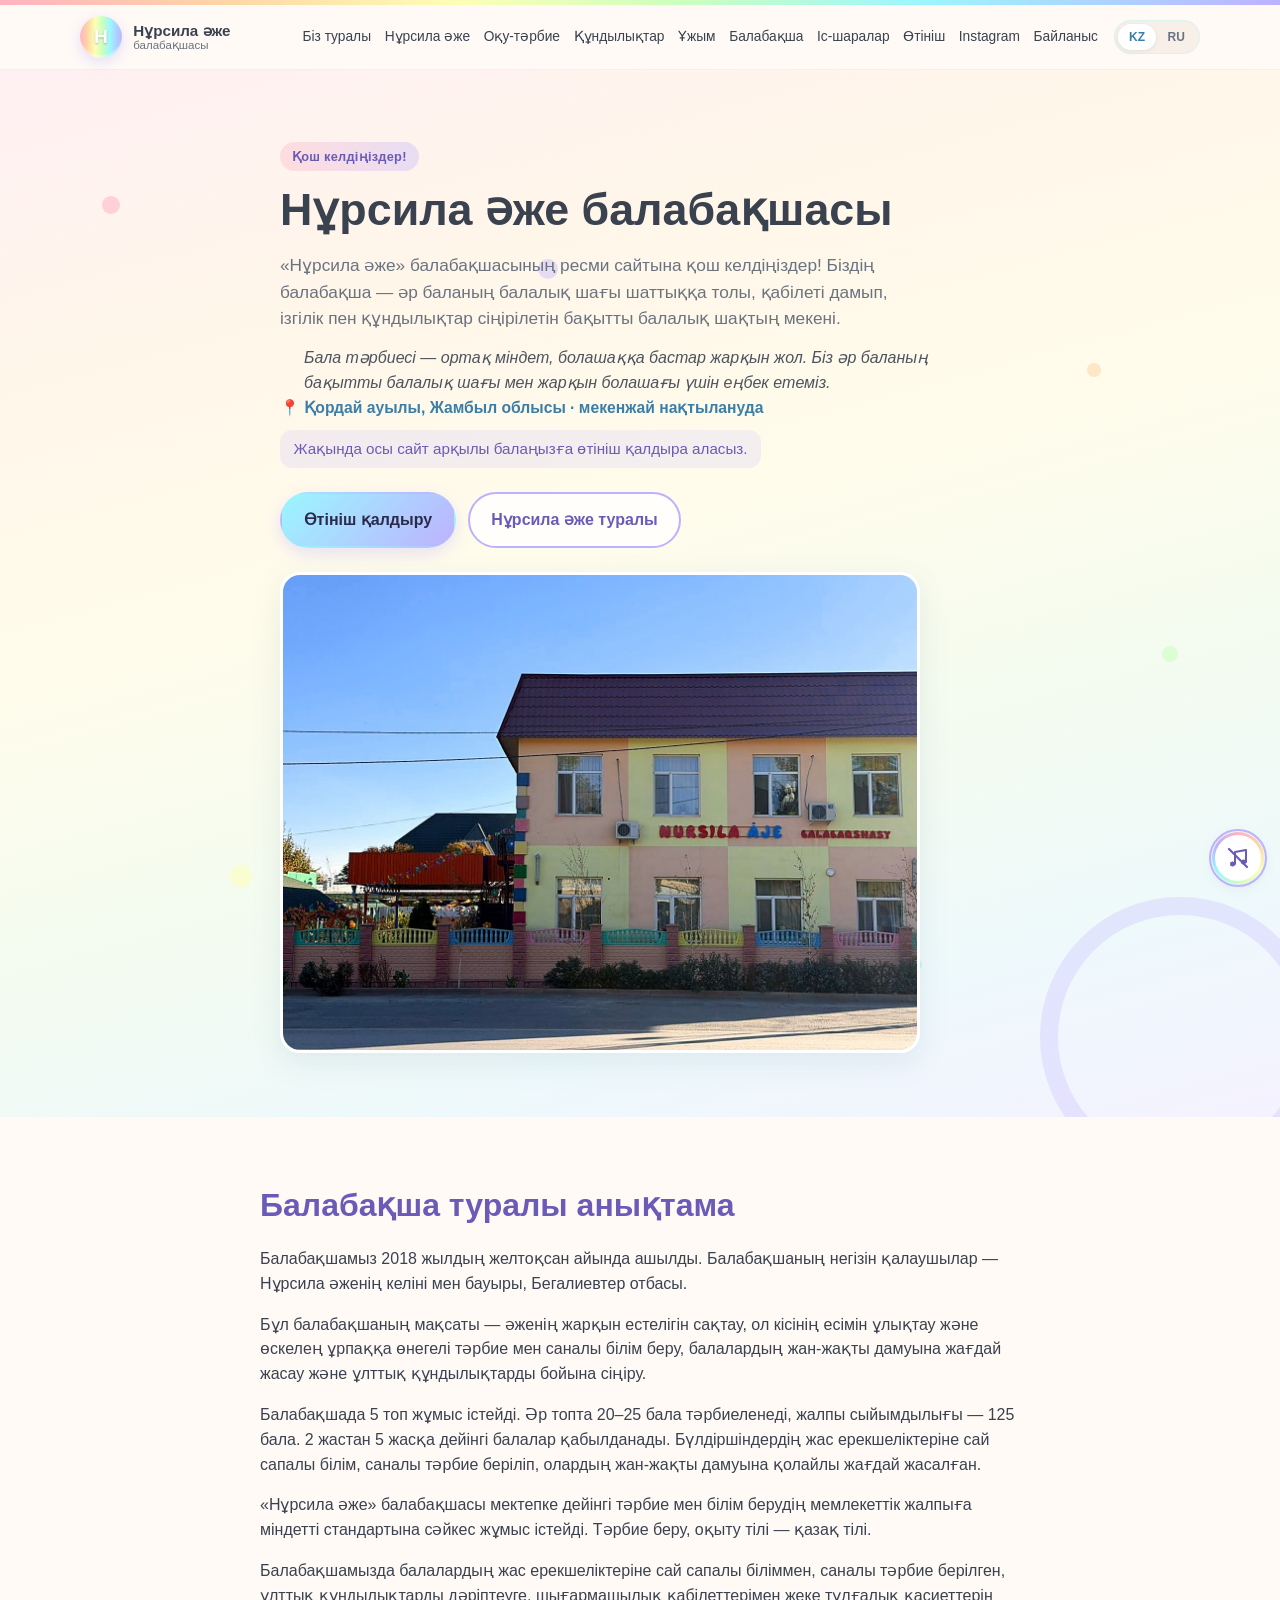
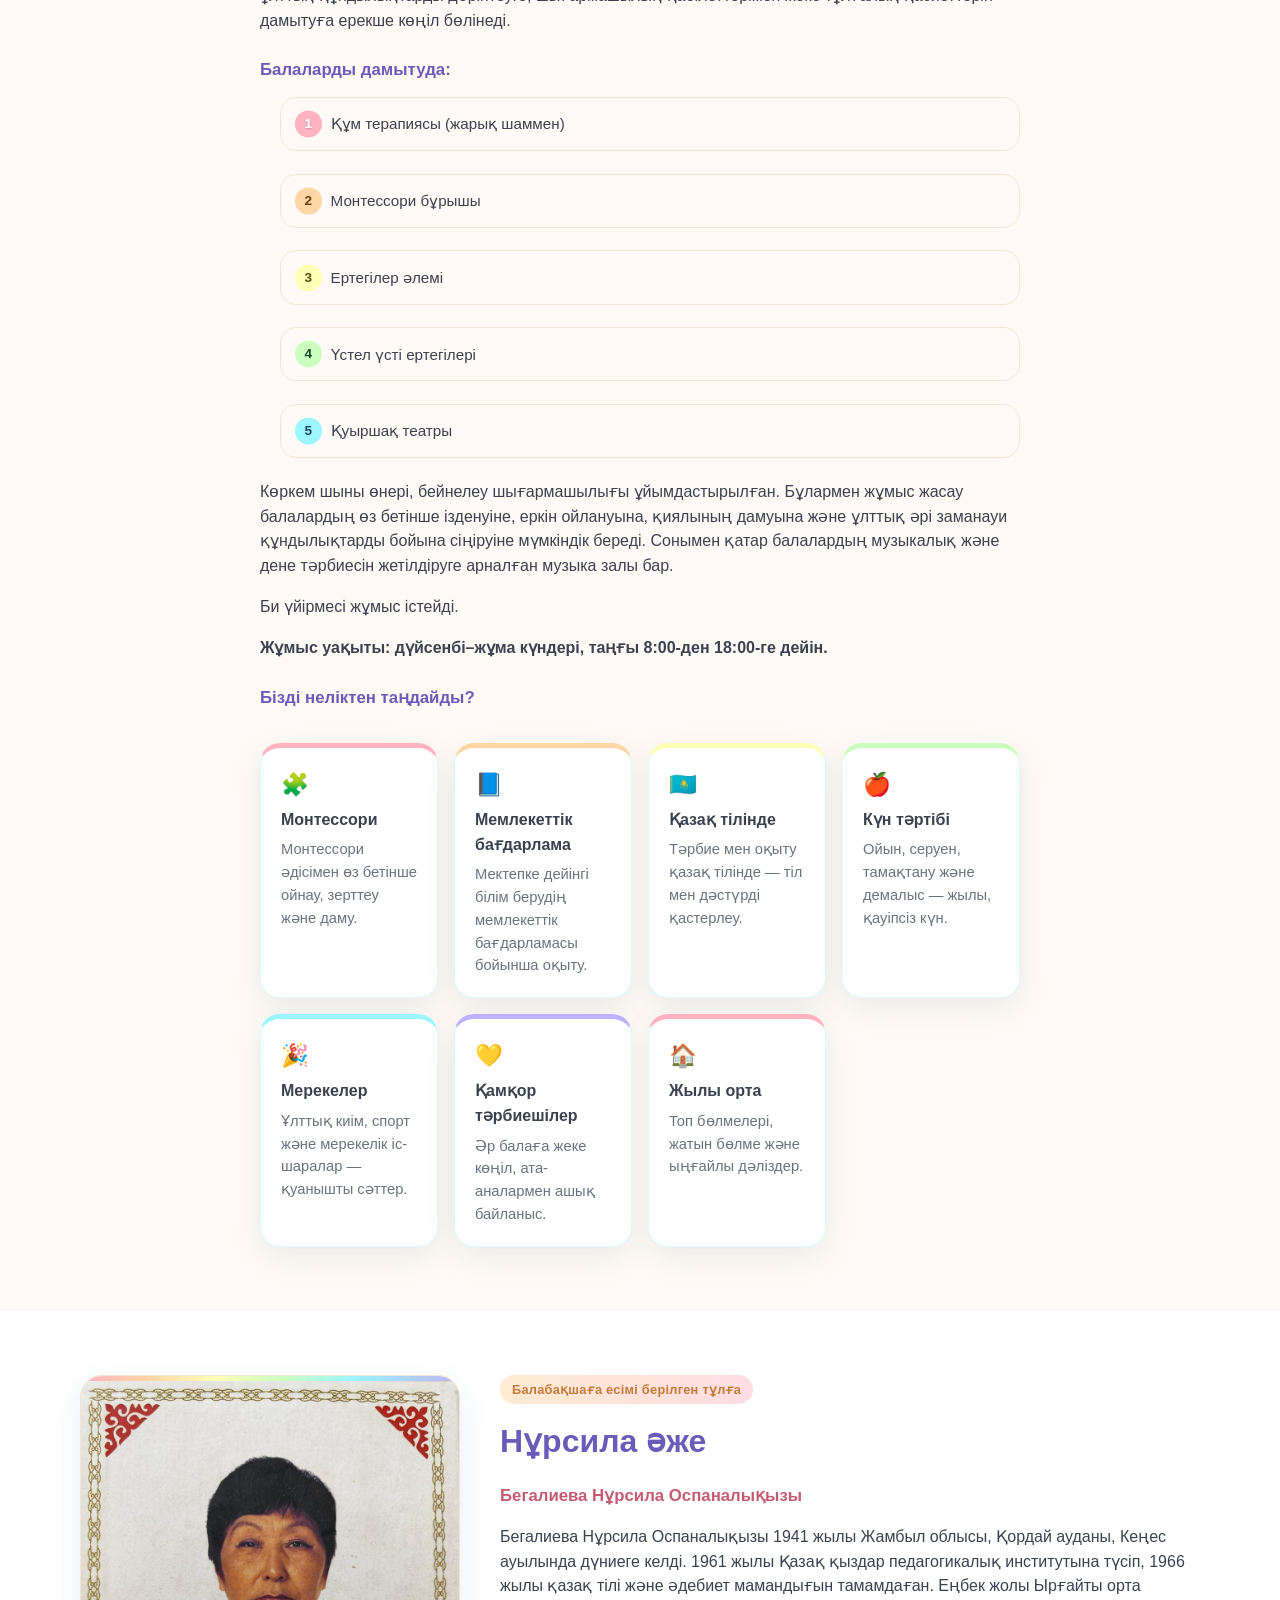
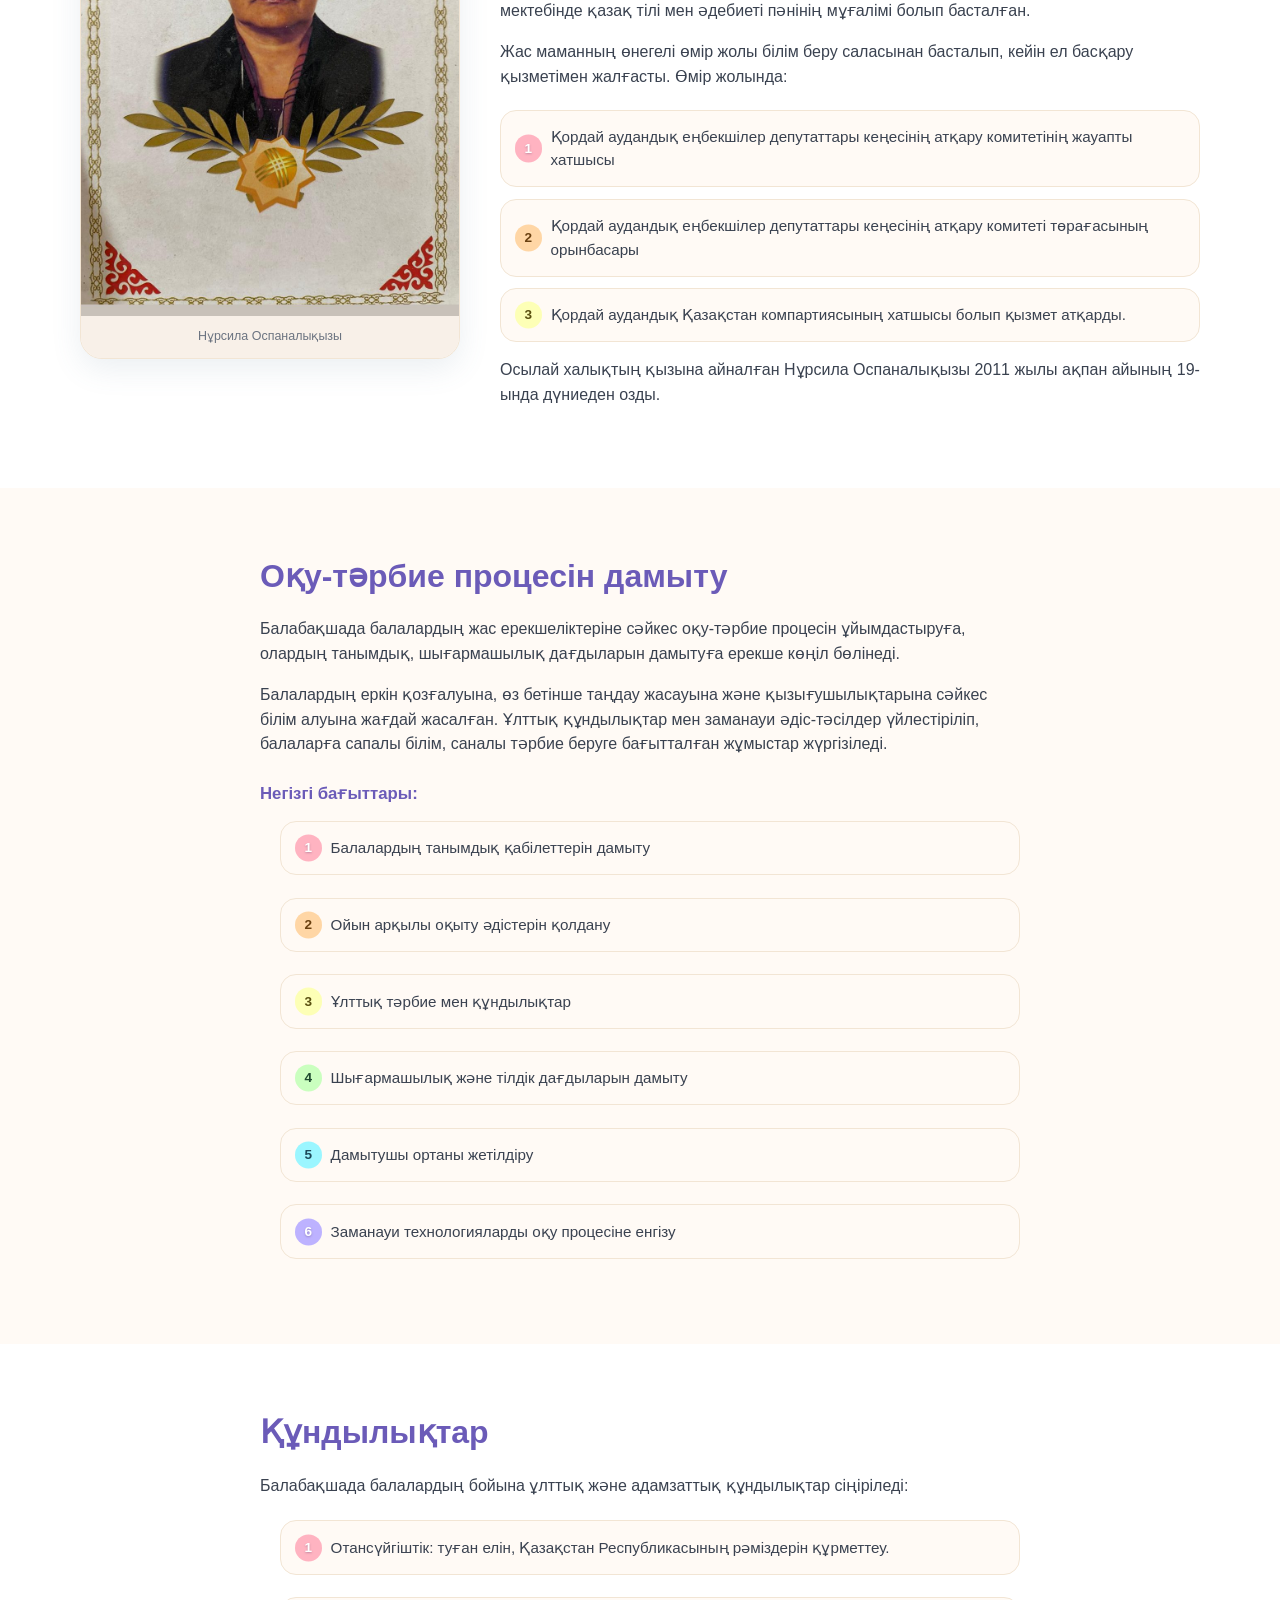
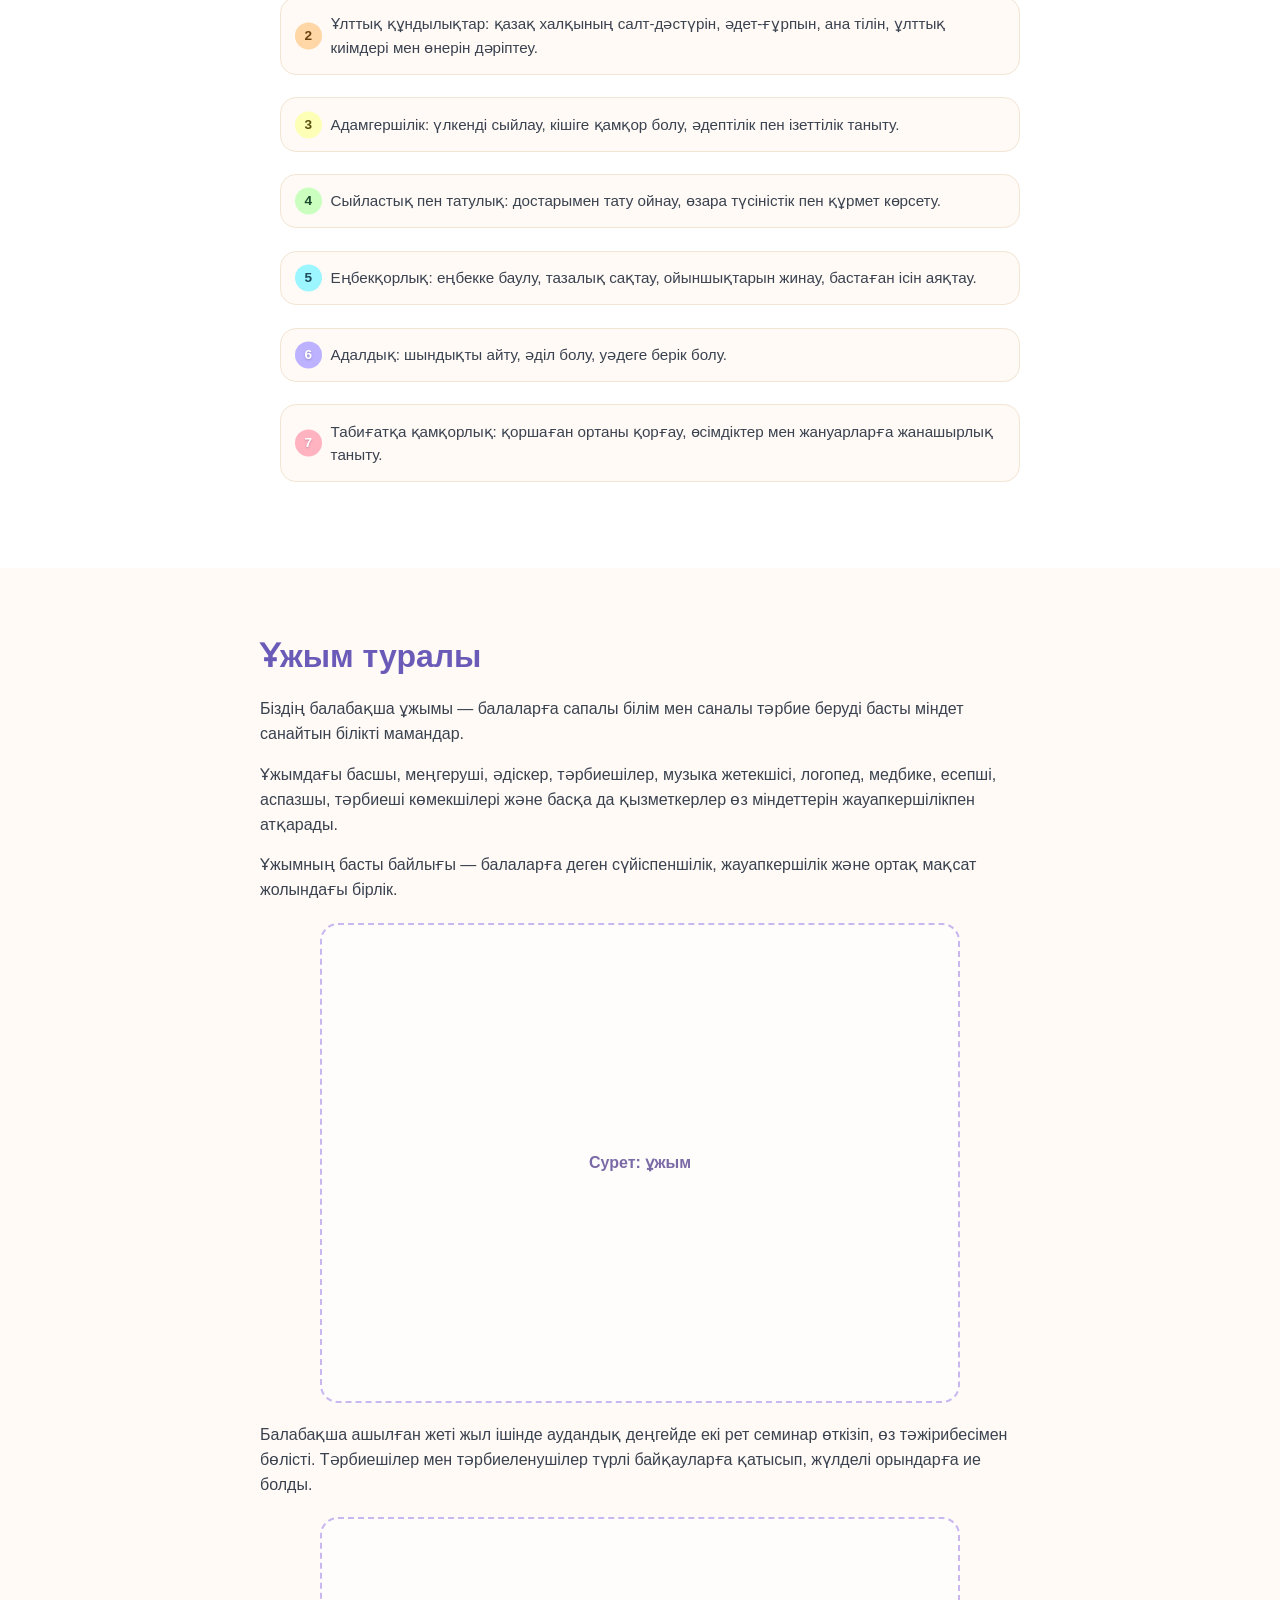
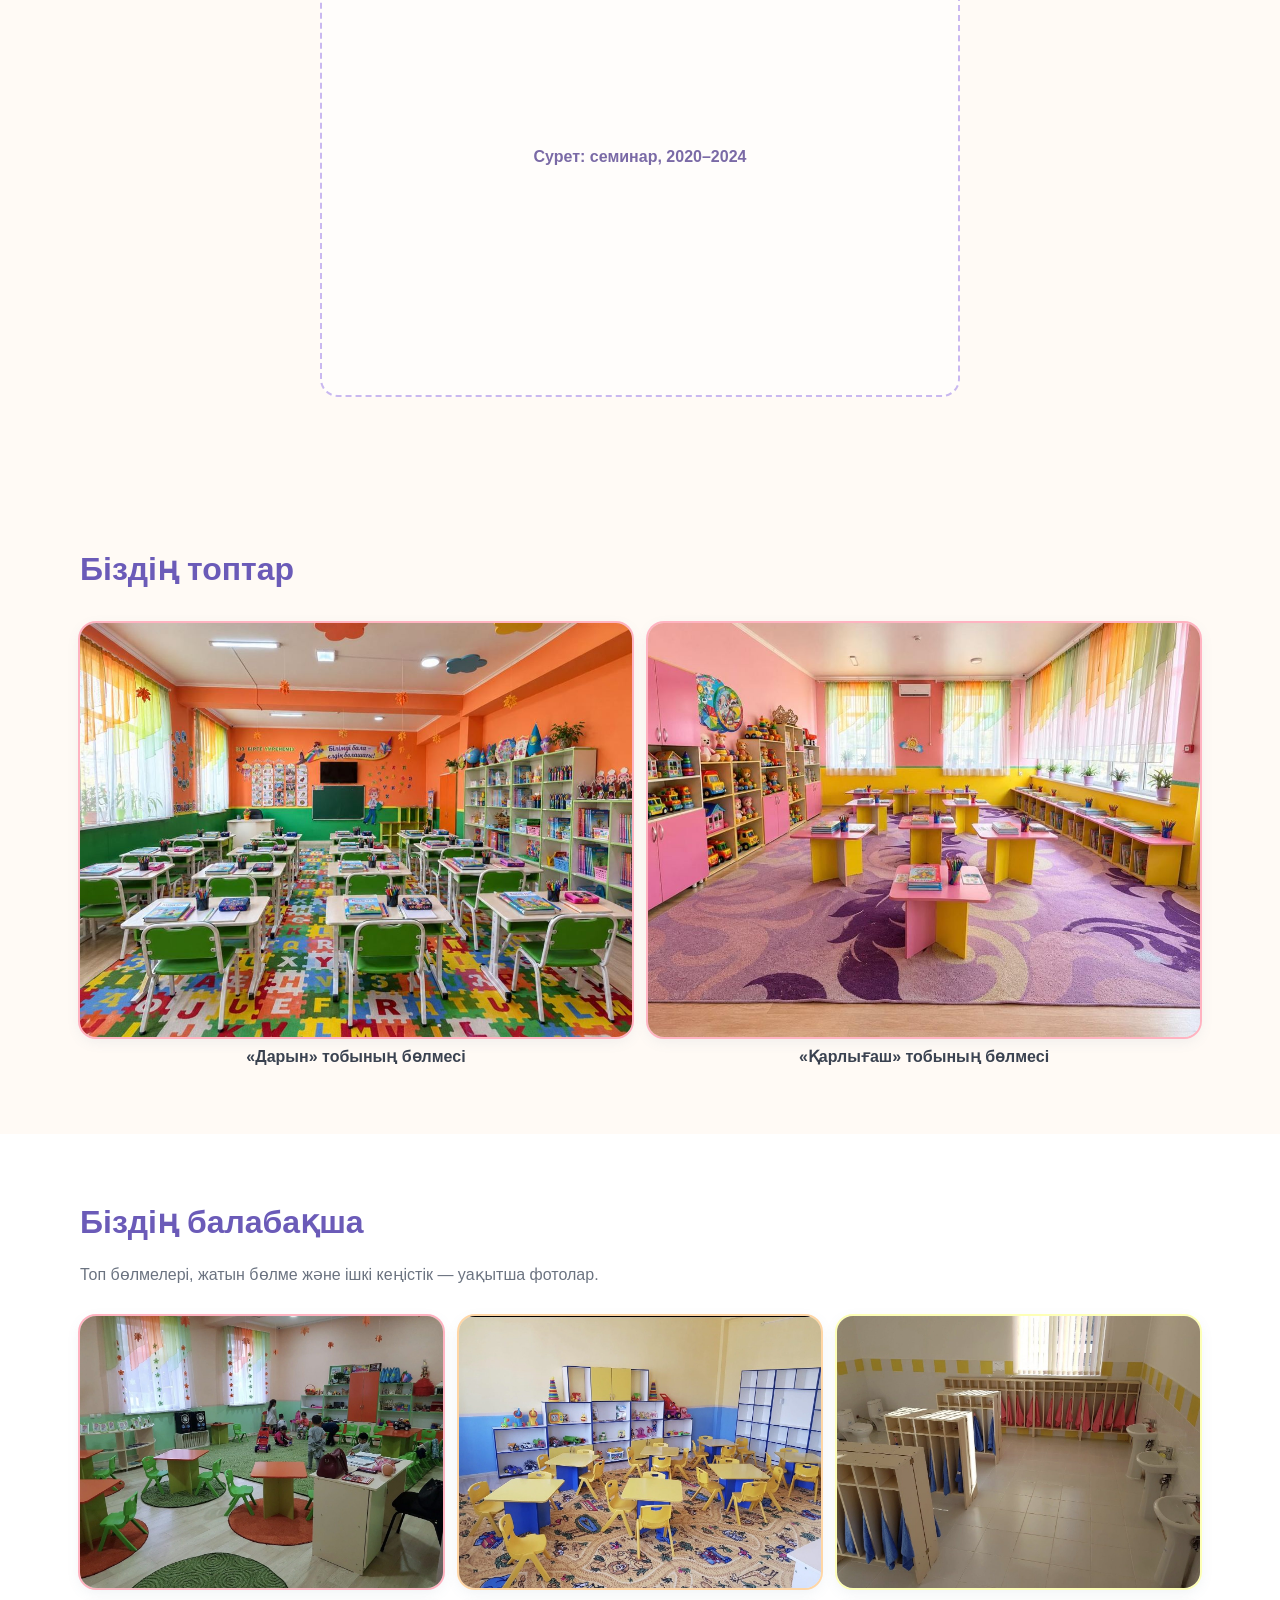
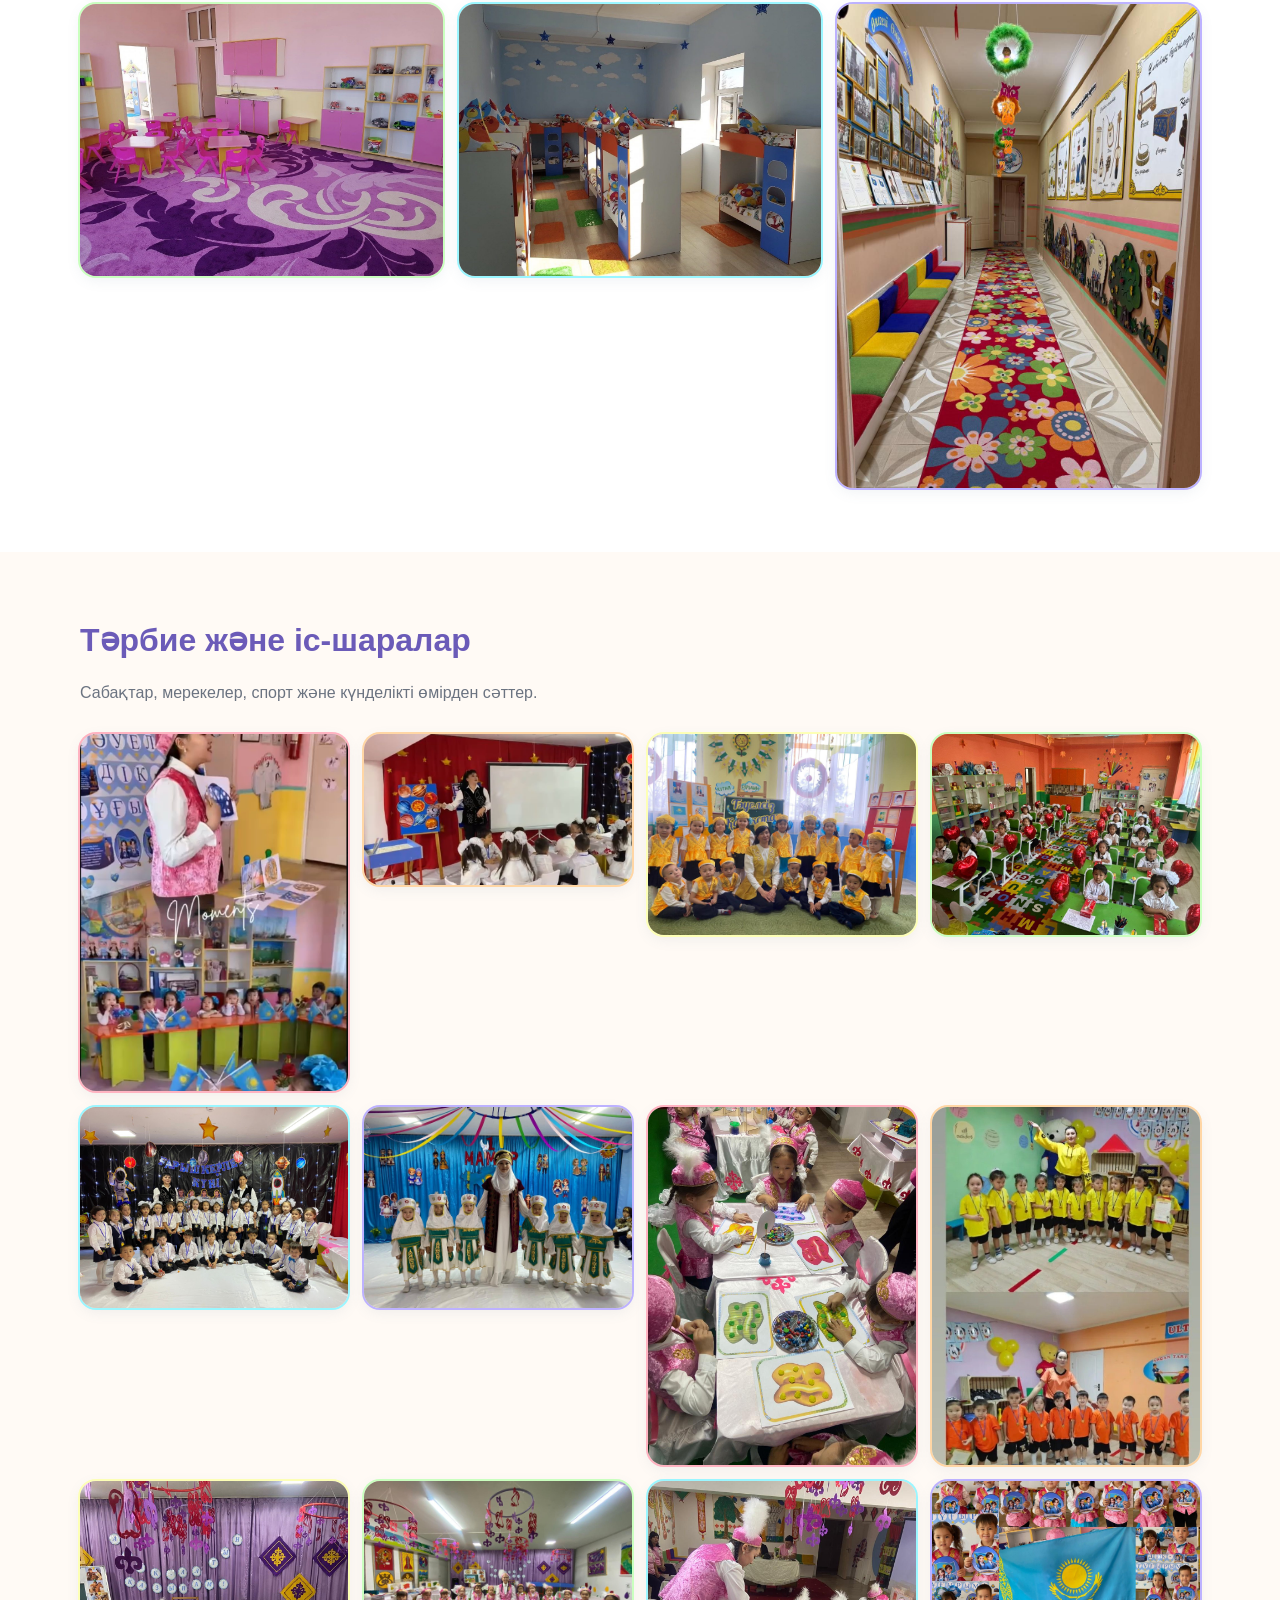
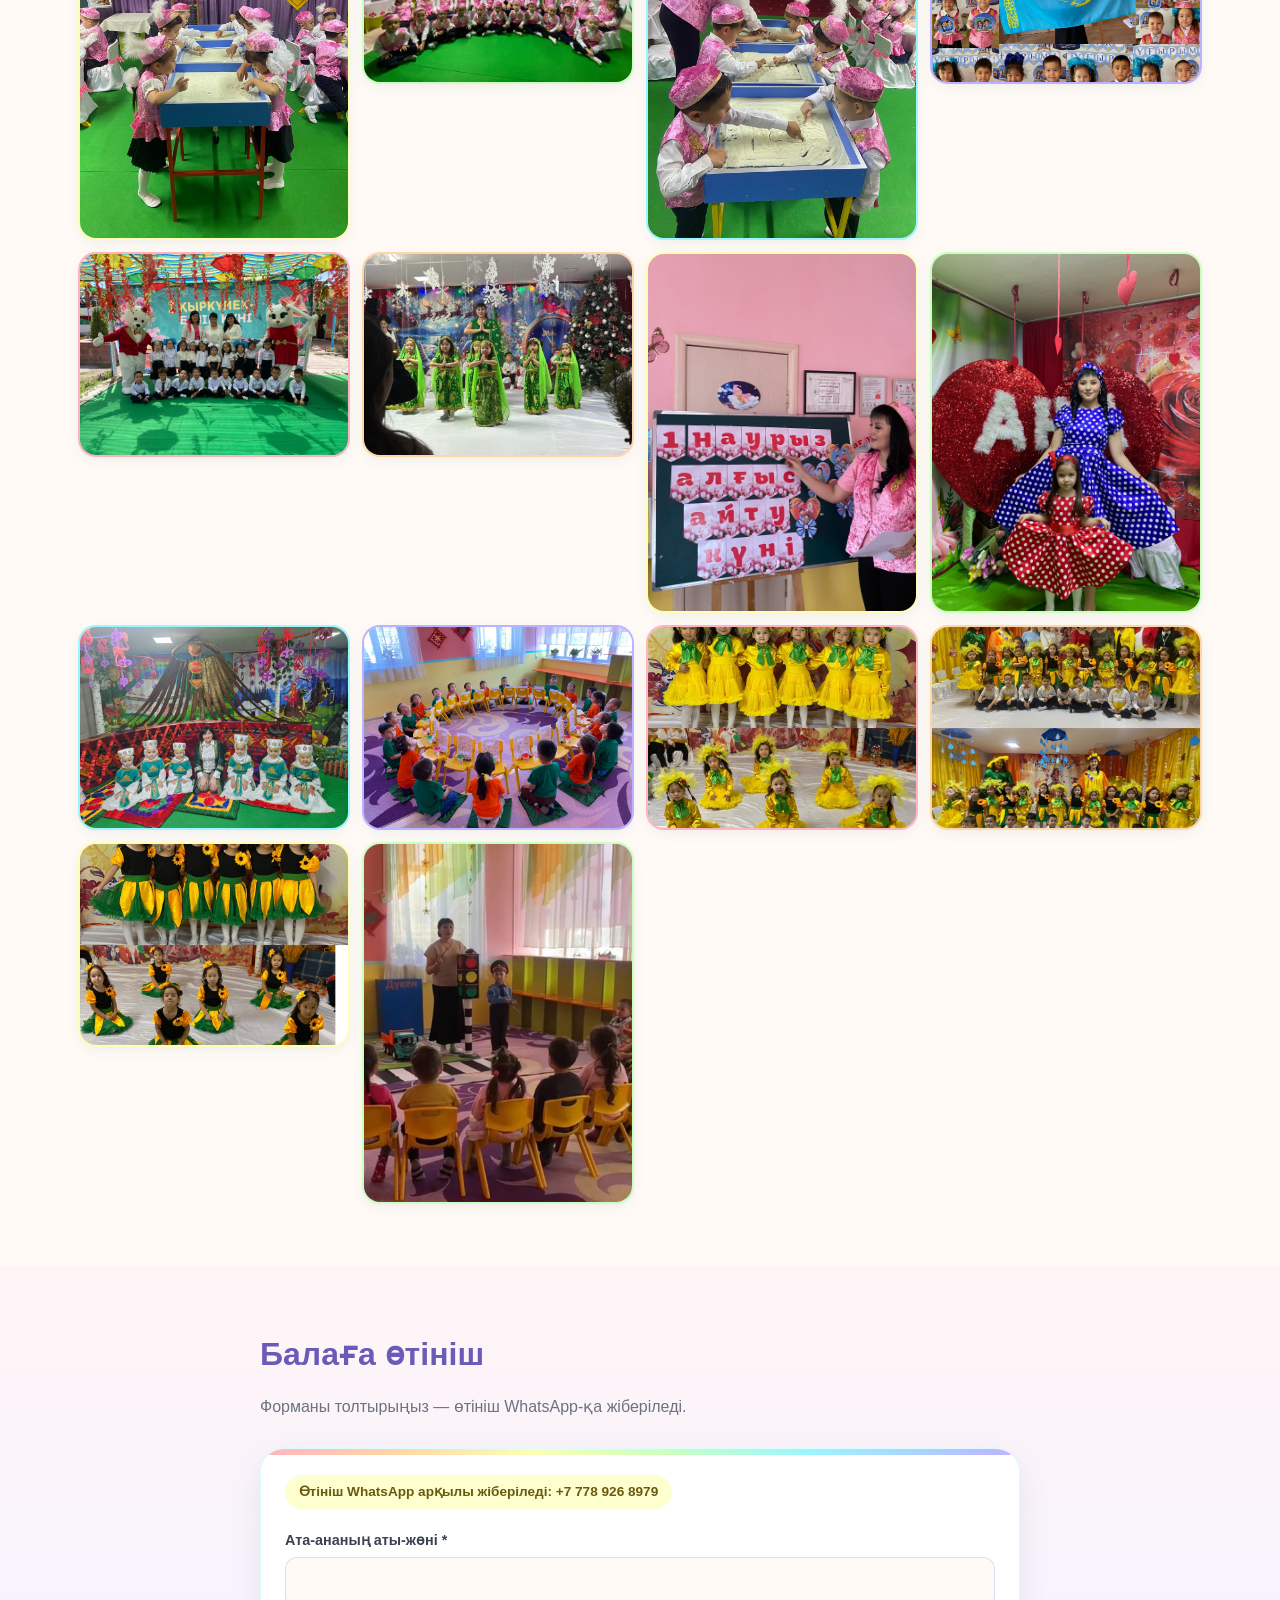
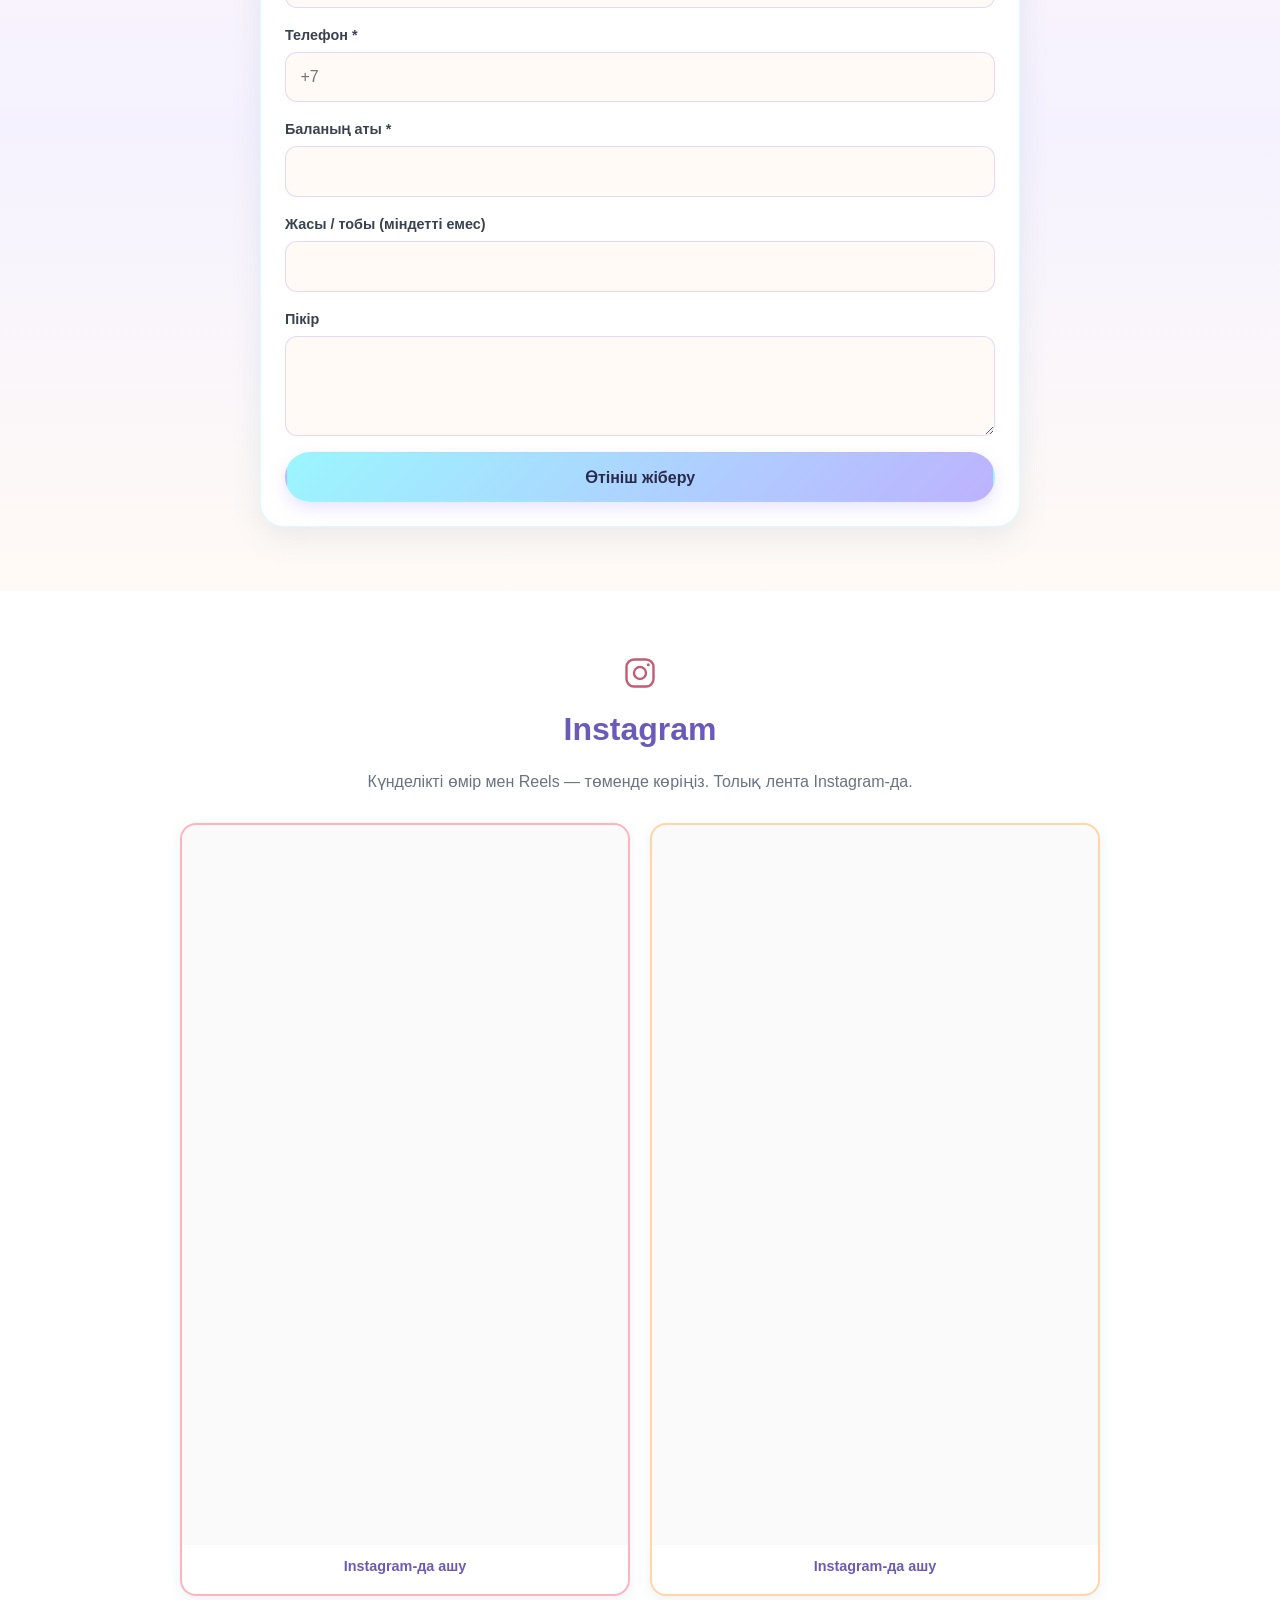
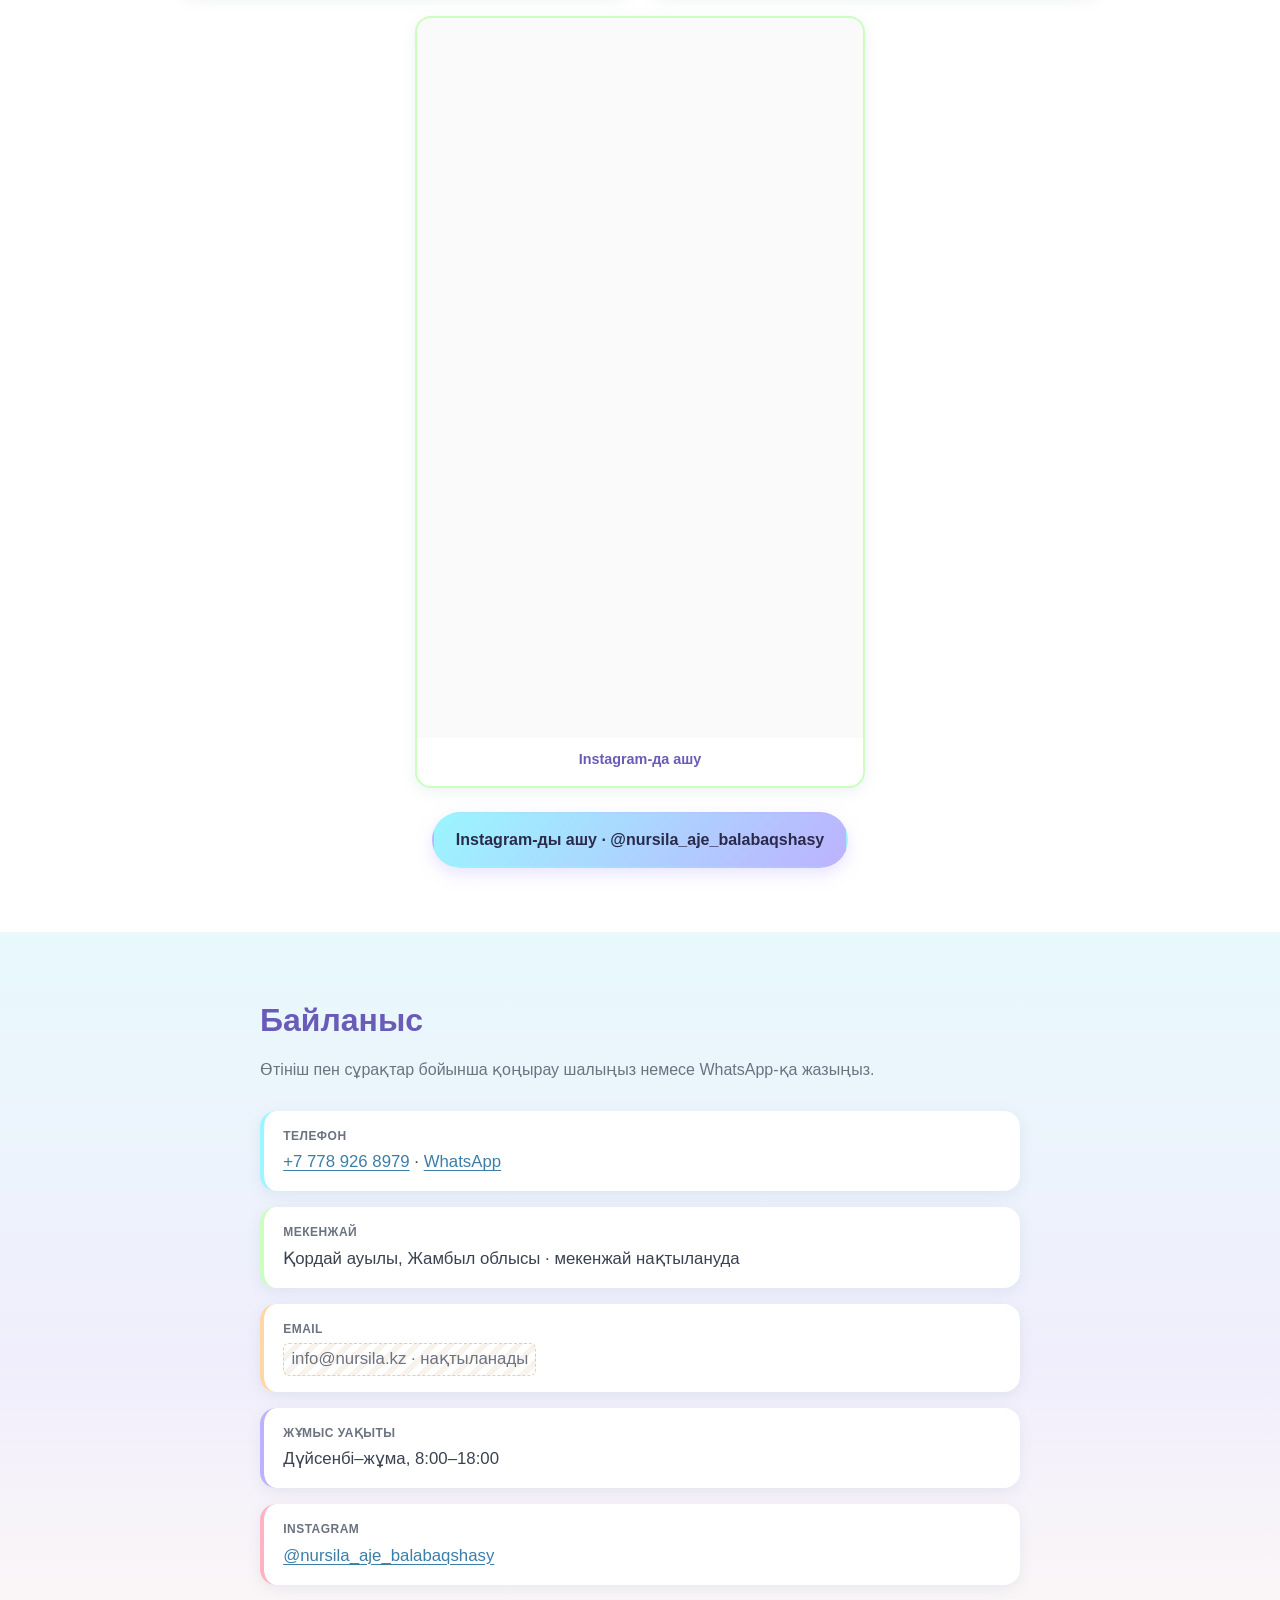
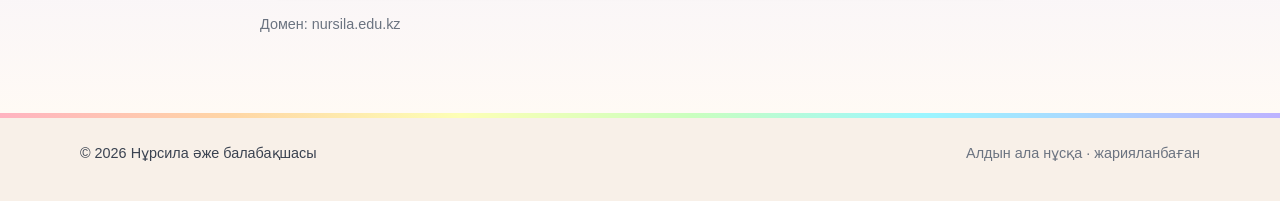
<file: index.html>
<!DOCTYPE html>
<html lang="kk">
<head>
  <meta charset="UTF-8" />
  <meta name="viewport" content="width=device-width, initial-scale=1" />
  <meta name="description" content="Нұрсила әже балабақшасы — Қордай ауылы, Жамбыл облысы. / Детский сад Нурсила аже, село Кордай, Жамбылская область." />
  <title>Нұрсила әже балабақшасы</title>
  <link rel="canonical" href="https://nursila.edu.kz/" />
  <meta property="og:url" content="https://nursila.edu.kz/" />
  <link rel="stylesheet" href="css/styles.css?v=7" />
  <link rel="icon" href="data:image/svg+xml,%3Csvg xmlns='http://www.w3.org/2000/svg' viewBox='0 0 64 64'%3E%3Cdefs%3E%3ClinearGradient id='g' x1='0' y1='0' x2='1' y2='1'%3E%3Cstop offset='0' stop-color='%23ffb3c1'/%3E%3Cstop offset='.2' stop-color='%23ffd6a5'/%3E%3Cstop offset='.4' stop-color='%23fdffb6'/%3E%3Cstop offset='.6' stop-color='%23caffbf'/%3E%3Cstop offset='.8' stop-color='%239bf6ff'/%3E%3Cstop offset='1' stop-color='%23bdb2ff'/%3E%3C/linearGradient%3E%3C/defs%3E%3Ccircle cx='32' cy='32' r='30' fill='url(%23g)'/%3E%3Ctext x='32' y='42' text-anchor='middle' font-size='28' font-weight='700' fill='%23ffffff'%3E%D0%9D%3C/text%3E%3C/svg%3E" />
  <script type="application/ld+json">{"@context":"https://schema.org","@type":"Preschool","name":"Нұрсила","url":"https://nursila.edu.kz/","telephone":"+77789268979","address":{"@type":"PostalAddress","addressLocality":"Қордай","addressRegion":"Жамбыл облысы","addressCountry":"KZ"}}</script>
</head>
<body>
  <a class="skip-link" href="#main" data-i18n="skip">Негізгі мазмұнға өту</a>

  <header class="site-header" id="top">
    <div class="rainbow-bar" aria-hidden="true"></div>
    <div class="container header-inner">
      <a class="logo" href="#top" aria-label="Нұрсила әже балабақшасы">
        <span class="logo-mark" aria-hidden="true">Н</span>
        <span class="logo-text">
          <strong data-i18n="brand">Нұрсила әже</strong>
          <small data-i18n="brandSub">балабақшасы</small>
        </span>
      </a>
      <nav class="nav" id="nav" aria-label="Main">
        <a href="#about" data-i18n="navAbout">Біз туралы</a>
        <a href="#nursila" data-i18n="navNursila">Нұрсила әже</a>
        <a href="#process" data-i18n="navProcess">Оқу-тәрбие</a>
        <a href="#values" data-i18n="navValues">Құндылықтар</a>
        <a href="#team" data-i18n="navTeam">Ұжым</a>
        <a href="#interior" data-i18n="navInterior">Балабақша</a>
        <a href="#events" data-i18n="navEvents">Іс-шаралар</a>
        <a href="#apply" data-i18n="navApply">Өтініш</a>
        <a href="#instagram" data-i18n="navIg">Instagram</a>
        <a href="#contacts" data-i18n="navContacts">Байланыс</a>
      </nav>
      <div class="header-actions">
        <div class="lang-switch" role="group" aria-label="Language">
          <button type="button" class="lang-btn is-active" data-lang="kk" aria-pressed="true">KZ</button>
          <button type="button" class="lang-btn" data-lang="ru" aria-pressed="false">RU</button>
        </div>
        <button type="button" class="nav-toggle" id="navToggle" aria-expanded="false" aria-controls="nav" data-i18n-aria="menu">
          <span></span><span></span><span></span>
        </button>
      </div>
    </div>
  </header>

  <main id="main">
    <section class="hero" id="hero">
      <div class="hero-bg" aria-hidden="true">
        <span class="dot d1"></span><span class="dot d2"></span><span class="dot d3"></span>
        <span class="dot d4"></span><span class="dot d5"></span><span class="dot d6"></span>
      </div>
      <div class="container hero-inner">
        <p class="eyebrow" data-i18n="heroEyebrow">Қош келдіңіздер!</p>
        <h1 data-i18n="heroTitle">Нұрсила әже балабақшасы</h1>
        <p class="lead" data-i18n="heroLead">«Нұрсила әже» балабақшасының ресми сайтына қош келдіңіздер! Біздің балабақша — әр баланың балалық шағы шаттыққа толы, қабілеті дамып, ізгілік пен құндылықтар сіңірілетін бақытты балалық шақтың мекені.</p>
        <p class="hero-slogan" data-i18n="heroSlogan">Бала тәрбиесі — ортақ міндет, болашаққа бастар жарқын жол. Біз әр баланың бақытты балалық шағы мен жарқын болашағы үшін еңбек етеміз.</p>
        <p class="hero-location" data-i18n="heroLocation">📍 Қордай ауылы, Жамбыл облысы · мекенжай нақтылануда</p>
        <p class="hero-note" data-i18n="heroNote">Жақында осы сайт арқылы балаңызға өтініш қалдыра аласыз.</p>
        <div class="hero-cta">
          <a class="btn btn-primary" href="#apply" data-i18n="ctaApply">Өтініш қалдыру</a>
          <a class="btn btn-ghost" href="#nursila" data-i18n="ctaNursila">Нұрсила әже туралы</a>
        </div>
        <figure class="hero-photo"><img src="assets/building.jpg?v=1" alt="«Нұрсила әже» балабақшасының ғимараты" data-i18n-alt="buildingAlt" width="1280" height="960" fetchpriority="high" /></figure>
      </div>
    </section>

    <section class="section" id="about">
      <div class="container narrow">
        <h2 data-i18n="aboutTitle">Балабақша туралы анықтама</h2>
        <p data-i18n="aboutP1">Балабақшамыз 2018 жылдың желтоқсан айында ашылды. Балабақшаның негізін қалаушылар — Нұрсила әженің келіні мен бауыры, Бегалиевтер отбасы.</p>
        <p data-i18n="aboutP2">Бұл балабақшаның мақсаты — әженің жарқын естелігін сақтау, ол кісінің есімін ұлықтау және өскелең ұрпаққа өнегелі тәрбие мен саналы білім беру, балалардың жан-жақты дамуына жағдай жасау және ұлттық құндылықтарды бойына сіңіру.</p>
        <p data-i18n="aboutP3">Балабақшада 5 топ жұмыс істейді. Әр топта 20–25 бала тәрбиеленеді, жалпы сыйымдылығы — 125 бала. 2 жастан 5 жасқа дейінгі балалар қабылданады. Бүлдіршіндердің жас ерекшеліктеріне сай сапалы білім, саналы тәрбие беріліп, олардың жан-жақты дамуына қолайлы жағдай жасалған.</p>
        <p data-i18n="aboutP4">«Нұрсила әже» балабақшасы мектепке дейінгі тәрбие мен білім берудің мемлекеттік жалпыға міндетті стандартына сәйкес жұмыс істейді. Тәрбие беру, оқыту тілі — қазақ тілі.</p>
        <p data-i18n="aboutP5">Балабақшамызда балалардың жас ерекшеліктеріне сай сапалы біліммен, саналы тәрбие берілген, ұлттық құндылықтарды дәріптеуге, шығармашылық қабілеттерімен жеке тұлғалық қасиеттерін дамытуға ерекше көңіл бөлінеді.</p>
        <p class="features-intro" data-i18n="progIntro">Балаларды дамытуда:</p>
        <ul class="merits" data-i18n-list="programs"><li>Құм терапиясы (жарық шаммен)</li><li>Монтессори бұрышы</li><li>Ертегілер әлемі</li><li>Үстел үсті ертегілері</li><li>Қуыршақ театры</li></ul>
        <p data-i18n="aboutP6">Көркем шыны өнері, бейнелеу шығармашылығы ұйымдастырылған. Бұлармен жұмыс жасау балалардың өз бетінше ізденуіне, еркін ойлануына, қиялының дамуына және ұлттық әрі заманауи құндылықтарды бойына сіңіруіне мүмкіндік береді. Сонымен қатар балалардың музыкалық және дене тәрбиесін жетілдіруге арналған музыка залы бар.</p>
        <p data-i18n="aboutP7">Би үйірмесі жұмыс істейді.</p>
        <p class="hours-line"><strong data-i18n="hoursLine">Жұмыс уақыты: дүйсенбі–жұма күндері, таңғы 8:00-ден 18:00-ге дейін.</strong></p>
        <p class="features-intro" data-i18n="aboutFeaturesIntro">Бізді неліктен таңдайды?</p>
        <ul class="soft-cards soft-cards-wide" role="list">
          <li>
            <span class="icon" aria-hidden="true">🧩</span>
            <strong data-i18n="featMontTitle">Монтессори</strong>
            <span data-i18n="featMontText">Монтессори әдісімен өз бетінше ойнау, зерттеу және даму.</span>
          </li>
          <li>
            <span class="icon" aria-hidden="true">📘</span>
            <strong data-i18n="featProgTitle">Мемлекеттік бағдарлама</strong>
            <span data-i18n="featProgText">Мектепке дейінгі білім берудің мемлекеттік бағдарламасы бойынша оқыту.</span>
          </li>
          <li>
            <span class="icon" aria-hidden="true">🇰🇿</span>
            <strong data-i18n="featKzTitle">Қазақ тілінде</strong>
            <span data-i18n="featKzText">Тәрбие мен оқыту қазақ тілінде — тіл мен дәстүрді қастерлеу.</span>
          </li>
          <li>
            <span class="icon" aria-hidden="true">🍎</span>
            <strong data-i18n="featDayTitle">Күн тәртібі</strong>
            <span data-i18n="featDayText">Ойын, серуен, тамақтану және демалыс — жылы, қауіпсіз күн.</span>
          </li>
          <li>
            <span class="icon" aria-hidden="true">🎉</span>
            <strong data-i18n="featFestTitle">Мерекелер</strong>
            <span data-i18n="featFestText">Ұлттық киім, спорт және мерекелік іс-шаралар — қуанышты сәттер.</span>
          </li>
          <li>
            <span class="icon" aria-hidden="true">💛</span>
            <strong data-i18n="featCareTitle">Қамқор тәрбиешілер</strong>
            <span data-i18n="featCareText">Әр балаға жеке көңіл, ата-аналармен ашық байланыс.</span>
          </li>
          <li>
            <span class="icon" aria-hidden="true">🏠</span>
            <strong data-i18n="featSpaceTitle">Жылы орта</strong>
            <span data-i18n="featSpaceText">Топ бөлмелері, жатын бөлме және ыңғайлы дәліздер.</span>
          </li>
        </ul>
      </div>
    </section>

    <section class="section section-alt" id="nursila">
      <div class="container">
        <div class="nursila-grid">
          <figure class="nursila-photo">
            <img
              src="assets/nursila/nursila-portrait.jpg?v=4"
              alt="Бегалиева Нұрсила Оспаналықызының портреті"
              data-i18n-alt="nursilaAlt"
              width="918"
              height="1300"
              loading="lazy"
            />
            <figcaption data-i18n="nursilaCaption">Нұрсила Оспаналықызы</figcaption>
          </figure>
          <div class="nursila-copy">
            <p class="eyebrow" data-i18n="nursilaEyebrow">Балабақшаға есімі берілген тұлға</p>
            <h2 data-i18n="nursilaTitle">Нұрсила әже</h2>
            <p class="nursila-name">Бегалиева Нұрсила Оспаналықызы</p>
            <p data-i18n="nursilaBio1">Бегалиева Нұрсила Оспаналықызы 1941 жылы Жамбыл облысы, Қордай ауданы, Кеңес ауылында дүниеге келді. 1961 жылы Қазақ қыздар педагогикалық институтына түсіп, 1966 жылы қазақ тілі және әдебиет мамандығын тамамдаған. Еңбек жолы Ырғайты орта мектебінде қазақ тілі мен әдебиеті пәнінің мұғалімі болып басталған.</p>
            <p data-i18n="nursilaBio2">Жас маманның өнегелі өмір жолы білім беру саласынан басталып, кейін ел басқару қызметімен жалғасты. Өмір жолында:</p>
            <ul class="merits" data-i18n-list="merits"><li>Қордай аудандық еңбекшілер депутаттары кеңесінің атқару комитетінің жауапты хатшысы</li><li>Қордай аудандық еңбекшілер депутаттары кеңесінің атқару комитеті төрағасының орынбасары</li><li>Қордай аудандық Қазақстан компартиясының хатшысы болып қызмет атқарды.</li></ul>
            <p data-i18n="nursilaBio3">Осылай халықтың қызына айналған Нұрсила Оспаналықызы 2011 жылы ақпан айының 19-ында дүниеден озды.</p>
          </div>
        </div>
      </div>
    </section>

    <section class="section" id="process">
      <div class="container narrow">
        <h2 data-i18n="processTitle">Оқу-тәрбие процесін дамыту</h2>
        <p data-i18n="processP1">Балабақшада балалардың жас ерекшеліктеріне сәйкес оқу-тәрбие процесін ұйымдастыруға, олардың танымдық, шығармашылық дағдыларын дамытуға ерекше көңіл бөлінеді.</p>
        <p data-i18n="processP2">Балалардың еркін қозғалуына, өз бетінше таңдау жасауына және қызығушылықтарына сәйкес білім алуына жағдай жасалған. Ұлттық құндылықтар мен заманауи әдіс-тәсілдер үйлестіріліп, балаларға сапалы білім, саналы тәрбие беруге бағытталған жұмыстар жүргізіледі.</p>
        <p class="features-intro" data-i18n="directionsIntro">Негізгі бағыттары:</p>
        <ol class="merits" data-i18n-list="directions"><li>Балалардың танымдық қабілеттерін дамыту</li><li>Ойын арқылы оқыту әдістерін қолдану</li><li>Ұлттық тәрбие мен құндылықтар</li><li>Шығармашылық және тілдік дағдыларын дамыту</li><li>Дамытушы ортаны жетілдіру</li><li>Заманауи технологияларды оқу процесіне енгізу</li></ol>
      </div>
    </section>

    <section class="section section-alt" id="values">
      <div class="container narrow">
        <h2 data-i18n="valuesTitle">Құндылықтар</h2>
        <p data-i18n="valuesLead">Балабақшада балалардың бойына ұлттық және адамзаттық құндылықтар сіңіріледі:</p>
        <ul class="merits" data-i18n-list="values"><li>Отансүйгіштік: туған елін, Қазақстан Республикасының рәміздерін құрметтеу.</li><li>Ұлттық құндылықтар: қазақ халқының салт-дәстүрін, әдет-ғұрпын, ана тілін, ұлттық киімдері мен өнерін дәріптеу.</li><li>Адамгершілік: үлкенді сыйлау, кішіге қамқор болу, әдептілік пен ізеттілік таныту.</li><li>Сыйластық пен татулық: достарымен тату ойнау, өзара түсіністік пен құрмет көрсету.</li><li>Еңбекқорлық: еңбекке баулу, тазалық сақтау, ойыншықтарын жинау, бастаған ісін аяқтау.</li><li>Адалдық: шындықты айту, әділ болу, уәдеге берік болу.</li><li>Табиғатқа қамқорлық: қоршаған ортаны қорғау, өсімдіктер мен жануарларға жанашырлық таныту.</li></ul>
      </div>
    </section>

    <section class="section" id="team">
      <div class="container narrow">
        <h2 data-i18n="teamTitle">Ұжым туралы</h2>
        <p data-i18n="teamP1">Біздің балабақша ұжымы — балаларға сапалы білім мен саналы тәрбие беруді басты міндет санайтын білікті мамандар.</p>
        <p data-i18n="teamP2">Ұжымдағы басшы, меңгеруші, әдіскер, тәрбиешілер, музыка жетекшісі, логопед, медбике, есепші, аспазшы, тәрбиеші көмекшілері және басқа да қызметкерлер өз міндеттерін жауапкершілікпен атқарады.</p>
        <p data-i18n="teamP3">Ұжымның басты байлығы — балаларға деген сүйіспеншілік, жауапкершілік және ортақ мақсат жолындағы бірлік.</p>
        <figure class="photo-ph"><span data-i18n="phTeam">Сурет: ұжым</span></figure>
        <p data-i18n="teamP4">Балабақша ашылған жеті жыл ішінде аудандық деңгейде екі рет семинар өткізіп, өз тәжірибесімен бөлісті. Тәрбиешілер мен тәрбиеленушілер түрлі байқауларға қатысып, жүлделі орындарға ие болды.</p>
        <figure class="photo-ph"><span data-i18n="phSeminar">Сурет: семинар, 2020–2024</span></figure>
      </div>
    </section>

    <section class="section" id="groups">
      <div class="container">
        <div class="section-head">
          <h2 data-i18n="groupsTitle">Біздің топтар</h2>
        </div>
        <div class="gallery groups-gallery" id="gallery-groups" data-gallery="groups">
          <figure class="group-card">
            <button type="button" class="gallery-item" data-full="assets/groups/darin.jpg">
              <img src="assets/groups/darin.jpg" alt="«Дарын» тобының бөлмесі" loading="lazy" width="1100" height="827" data-i18n-alt="grpDarin" />
            </button>
            <figcaption data-i18n="grpDarin">«Дарын» тобының бөлмесі</figcaption>
          </figure>
          <figure class="group-card">
            <button type="button" class="gallery-item" data-full="assets/groups/karlygash.jpg">
              <img src="assets/groups/karlygash.jpg" alt="«Қарлығаш» тобының бөлмесі" loading="lazy" width="1100" height="811" data-i18n-alt="grpKarlygash" />
            </button>
            <figcaption data-i18n="grpKarlygash">«Қарлығаш» тобының бөлмесі</figcaption>
          </figure>
        </div>
      </div>
    </section>

    <section class="section section-alt" id="interior">
      <div class="container">
        <div class="section-head">
          <h2 data-i18n="interiorTitle">Біздің балабақша</h2>
          <p data-i18n="interiorLead">Топ бөлмелері, жатын бөлме және ішкі кеңістік — уақытша фотолар.</p>
        </div>
        <div class="gallery" id="gallery-interior" data-gallery="interior">
          <button type="button" class="gallery-item" data-full="assets/interior/01-group-orange.jpg">
            <img src="assets/interior/01-group-orange.jpg" alt="" loading="lazy" width="640" height="475" data-i18n-alt="int1" />
          </button>
          <button type="button" class="gallery-item" data-full="assets/interior/02-group-yellow.jpg">
            <img src="assets/interior/02-group-yellow.jpg" alt="" loading="lazy" width="640" height="482" data-i18n-alt="int2" />
          </button>
          <button type="button" class="gallery-item" data-full="assets/interior/03-washroom.jpg">
            <img src="assets/interior/03-washroom.jpg" alt="" loading="lazy" width="640" height="471" data-i18n-alt="int3" />
          </button>
          <button type="button" class="gallery-item" data-full="assets/interior/04-group-pink.jpg">
            <img src="assets/interior/04-group-pink.jpg" alt="" loading="lazy" width="640" height="478" data-i18n-alt="int4" />
          </button>
          <button type="button" class="gallery-item" data-full="assets/interior/05-bedroom.jpg">
            <img src="assets/interior/05-bedroom.jpg" alt="" loading="lazy" width="640" height="468" data-i18n-alt="int5" />
          </button>
          <button type="button" class="gallery-item tall" data-full="assets/interior/06-hallway-art.jpg?v=1">
            <img src="assets/interior/06-hallway-art.jpg?v=1" alt="" loading="lazy" width="960" height="1280" data-i18n-alt="int6" />
          </button>
        </div>
      </div>
    </section>

    <section class="section" id="events">
      <div class="container">
        <div class="section-head">
          <h2 data-i18n="eventsTitle">Тәрбие және іс-шаралар</h2>
          <p data-i18n="eventsLead">Сабақтар, мерекелер, спорт және күнделікті өмірден сәттер.</p>
        </div>
        <div class="gallery gallery-dense" id="gallery-events" data-gallery="events">
        </div>
        <noscript>
          <div class="gallery gallery-dense">
            <img src="assets/events/01.jpg" alt="" /><img src="assets/events/03.jpg" alt="" />
            <img src="assets/events/12.jpg" alt="" /><img src="assets/events/19.jpg" alt="" />
          </div>
        </noscript>
      </div>
    </section>

    <section class="section section-apply" id="apply">
      <div class="container narrow">
        <div class="section-head">
          <h2 data-i18n="applyTitle">Балаға өтініш</h2>
          <p data-i18n="applyLead">Форманы толтырыңыз — өтініш WhatsApp-қа жіберіледі.</p>
        </div>
        <div class="apply-card">
          <p class="coming-soon-badge" data-i18n="applySoon">Өтініш WhatsApp арқылы жіберіледі: +7 778 926 8979</p>
          <form id="applyForm" class="apply-form" novalidate>
            <div class="form-row">
              <label for="parentName"><span data-i18n="labelParent">Ата-ананың аты-жөні</span> *</label>
              <input type="text" id="parentName" name="parentName" required autocomplete="name" />
            </div>
            <div class="form-row">
              <label for="phone"><span data-i18n="labelPhoneForm">Телефон</span> *</label>
              <input type="tel" id="phone" name="phone" required autocomplete="tel" placeholder="+7" />
            </div>
            <div class="form-row">
              <label for="childName"><span data-i18n="labelChild">Баланың аты</span> *</label>
              <input type="text" id="childName" name="childName" required />
            </div>
            <div class="form-row">
              <label for="childAge" data-i18n="labelAge">Жасы / тобы (міндетті емес)</label>
              <input type="text" id="childAge" name="childAge" />
            </div>
            <div class="form-row">
              <label for="comment" data-i18n="labelComment">Пікір</label>
              <textarea id="comment" name="comment" rows="3"></textarea>
            </div>
            <button type="submit" class="btn btn-primary btn-block" data-i18n="applySubmit">Өтініш жіберу</button>
            <p class="form-msg" id="applyMsg" hidden role="status"></p>
          </form>
        </div>
      </div>
    </section>

    <section class="section section-alt" id="instagram">
      <div class="container">
        <div class="section-head ig-head">
          <div class="ig-icon" aria-hidden="true">
            <svg viewBox="0 0 24 24" width="36" height="36" fill="none" stroke="currentColor" stroke-width="1.6">
              <rect x="3" y="3" width="18" height="18" rx="5"/>
              <circle cx="12" cy="12" r="4"/>
              <circle cx="17.5" cy="6.5" r="1" fill="currentColor" stroke="none"/>
            </svg>
          </div>
          <h2 data-i18n="igTitle">Instagram</h2>
          <p data-i18n="igLead">Күнделікті өмір мен Reels — төменде көріңіз. Толық лента Instagram-да.</p>
        </div>
        <div class="ig-reels" aria-label="Instagram Reels">
          <div class="ig-reel">
            <iframe
              src="https://www.instagram.com/reel/Db8whNAskzv/embed/"
              title="Instagram Reel"
              loading="lazy"
              allowtransparency="true"
              allowfullscreen="true"
              frameborder="0"
              scrolling="no"
              allow="autoplay; encrypted-media; picture-in-picture; clipboard-write"
            ></iframe>
            <a class="ig-reel-fallback" href="https://www.instagram.com/reel/Db8whNAskzv/" target="_blank" rel="noopener noreferrer" data-i18n="igOpenReel">Instagram-да ашу</a>
          </div>
          <div class="ig-reel">
            <iframe
              src="https://www.instagram.com/reel/DbwAOIRMnVg/embed/"
              title="Instagram Reel"
              loading="lazy"
              allowtransparency="true"
              allowfullscreen="true"
              frameborder="0"
              scrolling="no"
              allow="autoplay; encrypted-media; picture-in-picture; clipboard-write"
            ></iframe>
            <a class="ig-reel-fallback" href="https://www.instagram.com/reel/DbwAOIRMnVg/" target="_blank" rel="noopener noreferrer" data-i18n="igOpenReel">Instagram-да ашу</a>
          </div>
          <div class="ig-reel">
            <iframe
              src="https://www.instagram.com/reel/DZSii6uMLzx/embed/"
              title="Instagram Reel"
              loading="lazy"
              allowtransparency="true"
              allowfullscreen="true"
              frameborder="0"
              scrolling="no"
              allow="autoplay; encrypted-media; picture-in-picture; clipboard-write"
            ></iframe>
            <a class="ig-reel-fallback" href="https://www.instagram.com/reel/DZSii6uMLzx/" target="_blank" rel="noopener noreferrer" data-i18n="igOpenReel">Instagram-да ашу</a>
          </div>
        </div>
        <div class="ig-cta">
          <a class="btn btn-primary" href="https://www.instagram.com/nursila_aje_balabaqshasy" target="_blank" rel="noopener noreferrer" data-i18n="igCta">
            Instagram-ды ашу · @nursila_aje_balabaqshasy
          </a>
        </div>
      </div>
    </section>

    <section class="section section-contacts" id="contacts">
      <div class="container narrow">
        <h2 data-i18n="contactsTitle">Байланыс</h2>
        <p class="note" data-i18n="contactsNote">Өтініш пен сұрақтар бойынша қоңырау шалыңыз немесе WhatsApp-қа жазыңыз.</p>
        <dl class="contacts-list">
          <div>
            <dt data-i18n="labelPhone">Телефон</dt>
            <dd><a href="tel:+77789268979">+7 778 926 8979</a> · <a href="https://wa.me/77789268979?text=%D0%A1%D3%99%D0%BB%D0%B5%D0%BC%D0%B5%D1%82%D1%81%D1%96%D0%B7%20%D0%B1%D0%B5%21%20%D0%91%D0%B0%D0%BB%D0%B0%D0%B1%D0%B0%D2%9B%D1%88%D0%B0%20%D0%B1%D0%BE%D0%B9%D1%8B%D0%BD%D1%88%D0%B0" target="_blank" rel="noopener">WhatsApp</a></dd>
          </div>
          <div>
            <dt data-i18n="labelAddress">Мекенжай</dt>
            <dd><span data-i18n="phAddress">Қордай ауылы, Жамбыл облысы · мекенжай нақтылануда</span></dd>
          </div>
          <div>
            <dt data-i18n="labelEmail">Email</dt>
            <dd><span class="placeholder" data-i18n="phEmail">info@nursila.kz · нақтыланады</span></dd>
          </div>
          <div>
            <dt data-i18n="labelHours">Жұмыс уақыты</dt>
            <dd><span data-i18n="phHours">Дүйсенбі–жұма, 8:00–18:00</span></dd>
          </div>
          <div>
            <dt>Instagram</dt>
            <dd><a href="https://www.instagram.com/nursila_aje_balabaqshasy" target="_blank" rel="noopener noreferrer">@nursila_aje_balabaqshasy</a></dd>
          </div>
        </dl>
        <p class="domain-note" data-i18n="domainNote">Домен: nursila.edu.kz</p>
      </div>
    </section>
  </main>

  <footer class="site-footer">
    <div class="rainbow-bar" aria-hidden="true"></div>
    <div class="container footer-inner">
      <p>© <span id="year"></span> <span data-i18n="brandFull">Нұрсила әже балабақшасы</span></p>
      <p class="muted" data-i18n="footerDraft">Алдын ала нұсқа · жарияланбаған</p>
    </div>
  </footer>

  <div class="lightbox" id="lightbox" hidden role="dialog" aria-modal="true" aria-label="Фотосуреттер">
    <button type="button" class="lightbox-close" id="lightboxClose" aria-label="Жабу">×</button>
    <p class="lightbox-count" id="lightboxCount" aria-live="polite">1/1</p>
    <button type="button" class="lightbox-nav prev" id="lightboxPrev" aria-label="Алдыңғы фото">‹</button>
    <div class="lightbox-viewport" id="lightboxViewport">
      <div class="lightbox-track" id="lightboxTrack">
        <div class="lightbox-slide"><img alt="" draggable="false" /></div>
        <div class="lightbox-slide"><img alt="" draggable="false" /></div>
        <div class="lightbox-slide"><img alt="" draggable="false" /></div>
      </div>
    </div>
    <button type="button" class="lightbox-nav next" id="lightboxNext" aria-label="Келесі фото">›</button>
  </div>

  <div class="music" id="music">
    <div class="music-player" id="musicPlayer" aria-hidden="true"><div id="musicYt"></div></div>
    <button type="button" class="music-btn" id="musicBtn" aria-pressed="false" aria-label="Музыканы қосу" title="Музыканы қосу">
      <svg class="music-ico ico-on" viewBox="0 0 24 24" aria-hidden="true"><path d="M9 18V6l11-2v12" fill="none" stroke="currentColor" stroke-width="2" stroke-linecap="round" stroke-linejoin="round"/><circle cx="6.5" cy="18" r="2.5" fill="currentColor"/><circle cx="17.5" cy="16" r="2.5" fill="currentColor"/></svg>
      <svg class="music-ico ico-off" viewBox="0 0 24 24" aria-hidden="true"><path d="M9 18V6l11-2v12" fill="none" stroke="currentColor" stroke-width="2" stroke-linecap="round" stroke-linejoin="round"/><circle cx="6.5" cy="18" r="2.5" fill="currentColor"/><circle cx="17.5" cy="16" r="2.5" fill="currentColor"/><path d="M3 3l18 18" stroke="currentColor" stroke-width="2.2" stroke-linecap="round"/></svg>
    </button>
  </div>

  <script src="js/i18n.js?v=7"></script>
  <script src="js/main.js?v=7"></script>
  <script src="js/cms.js?v=1"></script>
  <script src="js/music.js?v=7"></script>
  <script async src="https://www.instagram.com/embed.js"></script>
</body>
</html>
</file>
<file: css/styles.css>
:root {
  /* Soft rainbow pastels */
  --r-red: #ffb3c1;
  --r-orange: #ffd6a5;
  --r-yellow: #fdffb6;
  --r-green: #caffbf;
  --r-blue: #9bf6ff;
  --r-violet: #bdb2ff;
  --r-red-ink: #c45c74;
  --r-orange-ink: #c47a3a;
  --r-green-ink: #2f8562;
  --r-blue-ink: #3b7ea8;
  --r-violet-ink: #6b5bb8;

  --sky: #9bf6ff;
  --sky-deep: #5ec8d8;
  --sky-ink: #3b7ea8;
  --sky-soft: #e8f9fc;
  --mint: #caffbf;
  --mint-deep: #2f8562;
  --mint-soft: #eaf8e8;
  --coral: #ffb3c1;
  --pink: #ffb3c1;
  --pink-deep: #c45c74;
  --peach-soft: #fff3e8;
  --wood: #d6b48e;
  --wood-soft: #f2e5d4;
  --cream: #fffaf5;
  --cream-2: #f8f0e8;
  --ink: #3a4250;
  --muted: #6b7380;
  --white: #ffffff;
  --radius: 20px;
  --shadow: 0 10px 30px rgba(90, 120, 150, 0.12);
  --shadow-sm: 0 4px 14px rgba(90, 120, 150, 0.10);
  --line: rgba(155, 246, 255, 0.35);
  --font: "Segoe UI", "Helvetica Neue", Arial, "Noto Sans", "Noto Sans Kazakh", sans-serif;
  --max: 1120px;
  --rainbow: linear-gradient(90deg,
    var(--r-red) 0%, var(--r-orange) 18%, var(--r-yellow) 36%,
    var(--r-green) 54%, var(--r-blue) 72%, var(--r-violet) 100%);
}

*, *::before, *::after { box-sizing: border-box; }
html { scroll-behavior: smooth; scroll-padding-top: 76px; }
section[id] { scroll-margin-top: 76px; }
body {
  margin: 0;
  font-family: var(--font);
  color: var(--ink);
  background: var(--cream);
  line-height: 1.55;
  -webkit-font-smoothing: antialiased;
}
img { max-width: 100%; height: auto; display: block; }
a { color: var(--sky-ink); text-decoration-thickness: 1px; text-underline-offset: 3px; }
a:hover { color: var(--r-violet-ink); }

.skip-link {
  position: absolute; left: -999px; top: 0; background: var(--sky-ink); color: #fff; padding: .6rem 1rem; z-index: 1000;
}
.skip-link:focus { left: 0; }

.container { width: min(100% - 2rem, var(--max)); margin-inline: auto; }
.container.narrow { width: min(100% - 2rem, 760px); }

.rainbow-bar {
  height: 5px;
  background: var(--rainbow);
  width: 100%;
}

.site-header {
  position: sticky; top: 0; z-index: 50;
  background: rgba(255, 250, 245, 0.94);
  backdrop-filter: blur(10px);
  border-bottom: 1px solid var(--line);
}
.header-inner {
  display: flex; align-items: center; gap: 1rem;
  min-height: 64px;
}
.logo {
  display: flex; align-items: center; gap: .7rem;
  text-decoration: none; color: inherit; margin-right: auto;
}
.logo-mark {
  width: 42px; height: 42px; border-radius: 50%;
  background: var(--rainbow);
  color: #fff; display: grid; place-items: center;
  font-weight: 800; font-size: 1.2rem;
  text-shadow: 0 1px 2px rgba(80, 60, 100, 0.35);
  box-shadow: 0 4px 14px rgba(189, 178, 255, 0.40), inset 0 -3px 0 rgba(255, 255, 255, 0.28);
}
.logo-text { display: flex; flex-direction: column; line-height: 1.15; }
.logo-text strong { font-size: .95rem; }
.logo-text small { font-size: .72rem; color: var(--muted); font-weight: 500; }

.nav {
  display: none; gap: .85rem; align-items: center;
}
.nav a {
  text-decoration: none; color: var(--ink); font-size: .86rem; font-weight: 500;
  padding: .35rem 0;
}
.nav a:hover { color: var(--r-violet-ink); }
.header-actions { display: flex; align-items: center; gap: .6rem; }

.lang-switch {
  display: inline-flex; background: var(--cream-2); border-radius: 999px; padding: 3px;
  border: 1px solid var(--line);
}
.lang-btn {
  border: 0; background: transparent; cursor: pointer;
  padding: .35rem .7rem; border-radius: 999px;
  font-weight: 700; font-size: .75rem; color: var(--muted);
}
.lang-btn.is-active {
  background: var(--white); color: var(--sky-ink); box-shadow: 0 1px 4px rgba(90, 120, 150, .14);
}

.nav-toggle {
  width: 42px; height: 42px; border: 0; background: transparent; cursor: pointer;
  display: grid; place-items: center; gap: 5px; padding: 0;
}
.nav-toggle span {
  display: block; width: 22px; height: 2px; background: var(--ink); border-radius: 2px;
  transition: .2s;
}
.nav-toggle[aria-expanded="true"] span:nth-child(1) { transform: translateY(7px) rotate(45deg); }
.nav-toggle[aria-expanded="true"] span:nth-child(2) { opacity: 0; }
.nav-toggle[aria-expanded="true"] span:nth-child(3) { transform: translateY(-7px) rotate(-45deg); }

@media (max-width: 979px) {
  .nav.is-open {
    display: flex; flex-direction: column; align-items: stretch;
    position: absolute; left: 0; right: 0; top: 69px;
    background: var(--cream); padding: 1rem 1.25rem 1.25rem;
    border-bottom: 1px solid var(--line);
    box-shadow: var(--shadow);
  }
  .nav.is-open a { padding: .7rem 0; border-bottom: 1px solid rgba(0,0,0,.05); }
}

@media (min-width: 980px) {
  .nav { display: flex; }
  .nav-toggle { display: none; }
}

.hero {
  position: relative; overflow: hidden;
  padding: 4.5rem 0 4rem;
  color: var(--ink);
  background: linear-gradient(165deg,
    #fff0f3 0%, #fff6ea 22%, #fffceb 44%, #f3fbf0 66%, #eef9fc 84%, #f5f2ff 100%);
}
.hero-bg {
  position: absolute; inset: 0; pointer-events: none;
}
.hero-bg .dot {
  position: absolute; border-radius: 50%; opacity: 0.55;
}
.hero-bg .d1 { width: 18px; height: 18px; background: var(--r-red); top: 12%; left: 8%; }
.hero-bg .d2 { width: 14px; height: 14px; background: var(--r-orange); top: 28%; right: 14%; }
.hero-bg .d3 { width: 22px; height: 22px; background: var(--r-yellow); bottom: 22%; left: 18%; }
.hero-bg .d4 { width: 16px; height: 16px; background: var(--r-green); top: 55%; right: 8%; }
.hero-bg .d5 { width: 12px; height: 12px; background: var(--r-blue); bottom: 14%; right: 28%; }
.hero-bg .d6 { width: 20px; height: 20px; background: var(--r-violet); top: 18%; left: 42%; opacity: 0.4; }
.hero-bg::after {
  content: "";
  position: absolute; right: -40px; bottom: -60px; width: 280px; height: 280px;
  border: 18px solid rgba(189, 178, 255, 0.28); border-radius: 50%;
}
.hero-inner { position: relative; max-width: 720px; }
.eyebrow {
  display: inline-block; margin: 0 0 .8rem;
  padding: .3rem .75rem; border-radius: 999px;
  background: linear-gradient(90deg, rgba(255,179,193,.35), rgba(189,178,255,.35));
  color: var(--r-violet-ink);
  font-size: .8rem; font-weight: 600; letter-spacing: .02em;
}
.hero h1 {
  margin: 0 0 1rem; font-size: clamp(1.8rem, 5vw, 2.8rem);
  line-height: 1.15; font-weight: 800; color: var(--ink);
}
.lead { margin: 0 0 .9rem; font-size: 1.08rem; color: var(--muted); max-width: 36em; }
.hero-location {
  margin: 0 0 .6rem; font-size: .98rem; font-weight: 600; color: var(--sky-ink);
}
.hero-note {
  margin: 0 0 1.5rem; font-size: .95rem; color: var(--r-violet-ink);
  background: rgba(189, 178, 255, 0.18);
  display: inline-block; padding: .45rem .85rem; border-radius: 12px;
}
.hero-cta { display: flex; flex-wrap: wrap; gap: .75rem; }

.btn {
  display: inline-flex; align-items: center; justify-content: center;
  padding: .85rem 1.35rem; border-radius: 999px; font-weight: 700;
  text-decoration: none; border: 2px solid transparent; cursor: pointer;
  transition: transform .15s, background .15s, color .15s, border-color .15s, box-shadow .15s;
  font-family: inherit; font-size: 1rem;
}
.btn:hover { transform: translateY(-1px); }
.btn-primary {
  background: linear-gradient(135deg, var(--r-blue), var(--r-violet));
  color: #2a2a4a;
  box-shadow: 0 6px 16px rgba(189, 178, 255, 0.35);
}
.btn-primary:hover {
  background: linear-gradient(135deg, var(--r-violet), var(--r-red));
  color: #fff;
}
.btn-ghost {
  background: rgba(255, 255, 255, .75); color: var(--r-violet-ink);
  border-color: var(--r-violet);
}
.btn-ghost:hover { background: var(--white); border-color: var(--r-red); color: var(--r-red-ink); }
.btn-block { width: 100%; }

.section { padding: 4rem 0; }
.section-alt { background: var(--white); }
.section h2 {
  margin: 0 0 1rem; font-size: clamp(1.5rem, 3.5vw, 2rem);
  color: var(--r-violet-ink);
}
.section-head { margin-bottom: 1.75rem; max-width: 40rem; }
.section-head p { margin: 0; color: var(--muted); }

.soft-cards {
  list-style: none; padding: 0; margin: 2rem 0 0;
  display: grid; gap: 1rem;
  grid-template-columns: 1fr;
}
@media (min-width: 700px) {
  .soft-cards { grid-template-columns: repeat(3, 1fr); }
}
.soft-cards li {
  background: var(--white); border-radius: var(--radius); padding: 1.25rem;
  box-shadow: var(--shadow); border: 1px solid var(--line);
  border-top: 5px solid var(--r-red);
  display: flex; flex-direction: column; gap: .35rem;
}
.soft-cards li:nth-child(3n+2) { border-top-color: var(--r-green); }
.soft-cards li:nth-child(3n) { border-top-color: var(--r-blue); }
.soft-cards .icon { font-size: 1.4rem; }
.soft-cards strong { color: var(--ink); }
.soft-cards span { color: var(--muted); font-size: .92rem; }

.nursila-grid {
  display: grid; gap: 2rem; align-items: start;
}
@media (min-width: 860px) {
  .nursila-grid { grid-template-columns: minmax(260px, 380px) 1fr; gap: 2.5rem; }
}
.nursila-photo {
  margin: 0; background: var(--cream); border-radius: 22px; overflow: hidden;
  box-shadow: var(--shadow); border: 1px solid var(--wood-soft);
  border-top: 5px solid transparent;
  border-image: var(--rainbow) 1;
  border-image-slice: 1;
  border-bottom: 0; border-left: 0; border-right: 0;
}
.nursila-photo {
  border: 1px solid var(--wood-soft);
  position: relative;
}
.nursila-photo::before {
  content: ""; display: block; height: 5px;
  background: var(--rainbow);
}
.nursila-photo img { width: 100%; height: auto; aspect-ratio: auto; object-fit: contain; display: block; }
.nursila-photo figcaption {
  padding: .7rem 1rem; font-size: .78rem; color: var(--muted); text-align: center;
  background: var(--cream-2);
}
.nursila-name {
  font-weight: 700; color: var(--pink-deep); margin: 0 0 1rem; font-size: 1.05rem;
}
.nursila-copy .eyebrow {
  background: linear-gradient(90deg, rgba(255,214,165,.5), rgba(255,179,193,.45));
  color: var(--r-orange-ink);
}
.merits {
  margin: 1.25rem 0 0; padding: 0; list-style: none; counter-reset: merit;
  display: grid; gap: .7rem;
}
.merits li {
  counter-increment: merit;
  position: relative;
  padding: .9rem 1rem .9rem 3.1rem;
  background: var(--cream); border-radius: 16px;
  border: 1px solid var(--wood-soft);
  font-size: .95rem;
}
.merits li::before {
  content: counter(merit);
  position: absolute; left: .85rem; top: 50%; transform: translateY(-50%);
  width: 1.7rem; height: 1.7rem; border-radius: 50%;
  background: var(--rainbow); color: #fff;
  text-shadow: 0 1px 2px rgba(80, 60, 100, 0.35);
  display: grid; place-items: center; font-weight: 700; font-size: .85rem;
}
.merits li:nth-child(6n+1)::before { background: var(--r-red); }
.merits li:nth-child(6n+2)::before { background: var(--r-orange); color: #6a4010; text-shadow: none; }
.merits li:nth-child(6n+3)::before { background: var(--r-yellow); color: #5a5010; text-shadow: none; }
.merits li:nth-child(6n+4)::before { background: var(--r-green); color: #1e4a30; text-shadow: none; }
.merits li:nth-child(6n+5)::before { background: var(--r-blue); color: #1e4a5a; text-shadow: none; }
.merits li:nth-child(6n)::before { background: var(--r-violet); }

.gallery {
  display: grid; gap: .75rem;
  grid-template-columns: repeat(2, 1fr);
}
@media (min-width: 700px) {
  .gallery { grid-template-columns: repeat(3, 1fr); gap: 1rem; }
}
.gallery-dense {
  grid-template-columns: repeat(2, 1fr);
}
@media (min-width: 600px) {
  .gallery-dense { grid-template-columns: repeat(3, 1fr); }
}
@media (min-width: 960px) {
  .gallery-dense { grid-template-columns: repeat(4, 1fr); }
}
.gallery-item {
  margin: 0; padding: 0; border: 0; background: var(--cream-2);
  border-radius: 16px; overflow: hidden; cursor: zoom-in;
  aspect-ratio: 4/3; box-shadow: var(--shadow-sm);
  transition: transform .2s, box-shadow .2s;
}
.gallery-item:nth-child(6n+1) { box-shadow: 0 0 0 2px var(--r-red), var(--shadow-sm); }
.gallery-item:nth-child(6n+2) { box-shadow: 0 0 0 2px var(--r-orange), var(--shadow-sm); }
.gallery-item:nth-child(6n+3) { box-shadow: 0 0 0 2px var(--r-yellow), var(--shadow-sm); }
.gallery-item:nth-child(6n+4) { box-shadow: 0 0 0 2px var(--r-green), var(--shadow-sm); }
.gallery-item:nth-child(6n+5) { box-shadow: 0 0 0 2px var(--r-blue), var(--shadow-sm); }
.gallery-item:nth-child(6n) { box-shadow: 0 0 0 2px var(--r-violet), var(--shadow-sm); }
.gallery-item:hover, .gallery-item:focus-visible {
  transform: translateY(-2px);
  box-shadow: 0 10px 28px rgba(90, 120, 150, 0.18);
  outline: 2px solid var(--r-violet);
  outline-offset: 2px;
}
.gallery-item img {
  width: 100%; height: 100%; object-fit: cover;
}
.gallery-item.tall { aspect-ratio: 3/4; }
.gallery-item.portrait { aspect-ratio: 3/4; }
.gallery-item.wide { aspect-ratio: 16/9; }

/* Application form */
.section-apply {
  background: linear-gradient(180deg, #fff5f7 0%, #f5f2ff 50%, var(--cream) 100%);
}
.apply-card {
  background: var(--white);
  border-radius: 24px;
  padding: 1.75rem 1.5rem 1.5rem;
  box-shadow: var(--shadow);
  border: 1px solid var(--line);
  position: relative;
  overflow: hidden;
}
.apply-card::before {
  content: ""; display: block; height: 6px; margin: -1.75rem -1.5rem 1.25rem;
  background: var(--rainbow);
}
.coming-soon-badge {
  display: inline-block; margin: 0 0 1.25rem;
  padding: .4rem .85rem; border-radius: 999px;
  background: rgba(253, 255, 182, 0.65); color: #6a5a10;
  font-size: .85rem; font-weight: 600;
}
.apply-form { display: grid; gap: 1rem; }
.form-row { display: flex; flex-direction: column; gap: .35rem; }
.form-row label { font-weight: 600; font-size: .9rem; color: var(--ink); }
.form-row input,
.form-row textarea {
  font: inherit; padding: .75rem .9rem; border-radius: 12px;
  border: 1.5px solid rgba(189, 178, 255, 0.45);
  background: var(--cream); color: var(--ink);
  transition: border-color .15s, box-shadow .15s;
}
.form-row input:focus,
.form-row textarea:focus {
  outline: none;
  border-color: var(--r-violet);
  box-shadow: 0 0 0 3px rgba(189, 178, 255, 0.35);
  background: var(--white);
}
.form-msg {
  margin: .25rem 0 0; padding: .85rem 1rem; border-radius: 12px;
  background: rgba(202, 255, 191, 0.45); color: var(--mint-deep);
  font-weight: 600; font-size: .95rem;
}
.form-msg.is-error {
  background: rgba(255, 179, 193, 0.4); color: var(--r-red-ink);
}

/* Instagram Reels embeds */
.ig-head { text-align: center; margin-inline: auto; }
.ig-icon { color: var(--pink-deep); margin-bottom: .35rem; }
.ig-reels {
  display: grid;
  gap: 1.25rem;
  grid-template-columns: 1fr;
  max-width: 920px;
  margin: 0 auto 1.5rem;
}
@media (min-width: 768px) {
  .ig-reels { grid-template-columns: repeat(2, 1fr); }
  /* Three cards: pair on the first row, last card centered at the same width. */
  .ig-reel:last-child:nth-child(odd) {
    grid-column: 1 / -1;
    width: calc((100% - 1.25rem) / 2);
    justify-self: center;
  }
}
.ig-reel {
  position: relative;
  background: var(--white);
  border-radius: 16px;
  overflow: hidden;
  box-shadow: var(--shadow-sm);
  border: 2px solid transparent;
  background-clip: padding-box;
  outline: 2px solid var(--r-red);
  outline-offset: -2px;
}
.ig-reel:nth-child(4n+1) { outline-color: var(--r-red); }
.ig-reel:nth-child(4n+2) { outline-color: var(--r-orange); }
.ig-reel:nth-child(4n+3) { outline-color: var(--r-green); }
.ig-reel:nth-child(4n) { outline-color: var(--r-violet); }
.ig-reel iframe {
  display: block;
  width: 100%;
  height: 720px;
  max-width: 100%;
  border: 0;
  background: #fafafa;
}
.ig-reel-fallback {
  display: block;
  text-align: center;
  padding: .65rem .75rem 1rem;
  font-size: .9rem;
  font-weight: 600;
  color: var(--r-violet-ink);
  text-decoration: none;
}
.ig-reel-fallback:hover { text-decoration: underline; }
.ig-cta { text-align: center; }

.section-contacts {
  background: linear-gradient(180deg, var(--sky-soft), #f0eefc 55%, var(--cream));
}
.note { color: var(--muted); margin-top: -.25rem; }
.contacts-list {
  margin: 1.75rem 0; padding: 0; display: grid; gap: 1rem;
}
.contacts-list > div {
  background: var(--white); border-radius: 16px; padding: 1rem 1.2rem;
  box-shadow: var(--shadow-sm);
  border-left: 4px solid var(--r-blue);
}
.contacts-list > div:nth-child(2) { border-left-color: var(--r-green); }
.contacts-list > div:nth-child(3) { border-left-color: var(--r-orange); }
.contacts-list > div:nth-child(4) { border-left-color: var(--r-violet); }
.contacts-list > div:nth-child(5) { border-left-color: var(--r-red); }
.contacts-list dt {
  font-size: .75rem; text-transform: uppercase; letter-spacing: .04em;
  color: var(--muted); margin: 0 0 .25rem; font-weight: 700;
}
.contacts-list dd { margin: 0; font-size: 1.05rem; }
.placeholder {
  display: inline-block; color: var(--muted);
  background: repeating-linear-gradient(-45deg, transparent, transparent 6px, rgba(214,180,142,.16) 6px, rgba(214,180,142,.16) 12px);
  padding: .15rem .45rem; border-radius: 6px; border: 1px dashed rgba(214,180,142,.6);
}
.domain-note { font-size: .9rem; color: var(--muted); }

.site-footer {
  padding: 0 0 2.25rem; border-top: none;
  background: var(--cream-2);
}
.site-footer .footer-inner {
  display: flex; flex-wrap: wrap; gap: .5rem 1.5rem;
  justify-content: space-between; padding-top: 1.5rem;
}
.site-footer p { margin: 0; font-size: .9rem; }
.muted { color: var(--muted); }

/* Phone: swipe the photo row like a filmstrip. Wider screens keep the grid. */
@media (max-width: 599px) {
  .gallery {
    display: flex;
    align-items: flex-start;
    overflow-x: auto;
    scroll-snap-type: x mandatory;
    scroll-padding-inline: .15rem;
    overscroll-behavior-x: contain;
    -webkit-overflow-scrolling: touch;
    gap: .75rem;
    padding-bottom: .45rem;
    scrollbar-width: thin;
    scrollbar-color: var(--r-violet) transparent;
  }
  .gallery::-webkit-scrollbar { height: 6px; }
  .gallery::-webkit-scrollbar-thumb {
    background: var(--r-violet);
    border-radius: 99px;
  }
  .gallery-item {
    flex: 0 0 82%;
    scroll-snap-align: start;
    height: auto;
  }
}

.lightbox {
  position: fixed; inset: 0; z-index: 120;
  height: 100dvh; max-height: 100dvh;
  display: flex; flex-direction: column;
  padding:
    calc(.65rem + env(safe-area-inset-top, 0px))
    calc(.4rem + env(safe-area-inset-right, 0px))
    calc(.65rem + env(safe-area-inset-bottom, 0px))
    calc(.4rem + env(safe-area-inset-left, 0px));
  background:
    radial-gradient(120% 70% at 50% 0%, rgba(189, 178, 255, .45), transparent 58%),
    radial-gradient(90% 55% at 0% 100%, rgba(255, 179, 193, .38), transparent 52%),
    radial-gradient(70% 45% at 100% 80%, rgba(155, 246, 255, .28), transparent 50%),
    rgba(58, 48, 72, .86);
  -webkit-backdrop-filter: blur(8px);
  backdrop-filter: blur(8px);
  -webkit-tap-highlight-color: transparent;
  touch-action: none;
}
.lightbox[hidden] { display: none !important; }
.lightbox-viewport {
  flex: 1; min-height: 0; width: 100%;
  overflow: hidden;
  touch-action: none;
  z-index: 1;
}
.lightbox-track {
  display: flex; height: 100%; width: 100%;
  transform: translate3d(-100%, 0, 0);
  will-change: transform;
}
.lightbox-slide {
  flex: 0 0 100%; height: 100%;
  display: flex; align-items: center; justify-content: center;
  padding: .25rem .35rem;
  min-width: 0;
}
.lightbox-slide img {
  max-width: min(100%, 1100px);
  max-height: 100%;
  width: auto; height: auto;
  object-fit: contain;
  border-radius: 18px;
  background: var(--cream);
  box-shadow: 0 18px 50px rgba(58, 48, 72, .35);
  -webkit-user-drag: none;
  user-select: none;
}
.lightbox-count {
  position: absolute;
  top: calc(.75rem + env(safe-area-inset-top, 0px));
  left: 50%; transform: translateX(-50%);
  z-index: 2; margin: 0;
  padding: .35rem .85rem;
  border-radius: 999px;
  background: rgba(255, 250, 245, .94);
  color: var(--r-violet-ink);
  font-weight: 700;
  font-variant-numeric: tabular-nums;
  letter-spacing: .02em;
  box-shadow: var(--shadow-sm);
  pointer-events: none;
}
.lightbox-close, .lightbox-nav {
  position: absolute; z-index: 2;
  border: 0; cursor: pointer; border-radius: 50%;
  width: 48px; height: 48px;
  display: grid; place-items: center;
  padding: 0;
  background: rgba(255, 250, 245, .94);
  color: var(--r-violet-ink);
  box-shadow: var(--shadow-sm);
  font-size: 1.7rem; line-height: 1;
  -webkit-tap-highlight-color: transparent;
}
.lightbox-close {
  top: calc(.7rem + env(safe-area-inset-top, 0px));
  right: calc(.7rem + env(safe-area-inset-right, 0px));
  font-size: 2rem;
}
.lightbox-nav.prev {
  left: calc(.45rem + env(safe-area-inset-left, 0px));
  top: 50%; transform: translateY(-50%);
}
.lightbox-nav.next {
  right: calc(.45rem + env(safe-area-inset-right, 0px));
  top: 50%; transform: translateY(-50%);
}
.lightbox-close:hover, .lightbox-nav:hover,
.lightbox-close:focus-visible, .lightbox-nav:focus-visible {
  background: #fff;
  outline: 3px solid var(--r-violet);
  outline-offset: 2px;
}
.lightbox-nav[hidden] { display: none !important; }

@media (prefers-reduced-motion: reduce) {
  html { scroll-behavior: auto; }
  .btn, .gallery-item, .lightbox-track { transition: none; }
}

.features-intro {
  margin: 1.5rem 0 0; font-weight: 700; color: var(--r-violet-ink); font-size: 1.05rem;
}
.soft-cards-wide {
  grid-template-columns: 1fr;
}
@media (min-width: 600px) {
  .soft-cards-wide { grid-template-columns: repeat(2, 1fr); }
}
@media (min-width: 960px) {
  .soft-cards-wide { grid-template-columns: repeat(4, 1fr); }
}
.soft-cards-wide li:nth-child(6n+1) { border-top-color: var(--r-red); }
.soft-cards-wide li:nth-child(6n+2) { border-top-color: var(--r-orange); }
.soft-cards-wide li:nth-child(6n+3) { border-top-color: var(--r-yellow); }
.soft-cards-wide li:nth-child(6n+4) { border-top-color: var(--r-green); }
.soft-cards-wide li:nth-child(6n+5) { border-top-color: var(--r-blue); }
.soft-cards-wide li:nth-child(6n) { border-top-color: var(--r-violet); }

/* ---------- background music toggle ---------- */
.music {
  position: fixed;
  right: calc(16px + env(safe-area-inset-right, 0px));
  bottom: calc(16px + env(safe-area-inset-bottom, 0px));
  z-index: 90;
}
.music-btn {
  position: relative;
  width: 52px; height: 52px;
  border-radius: 50%;
  border: 3px solid transparent;
  background:
    linear-gradient(#fff, #fff) padding-box,
    conic-gradient(var(--r-red), var(--r-orange), var(--r-yellow), var(--r-green), var(--r-blue), var(--r-violet), var(--r-red)) border-box;
  color: var(--r-violet-ink);
  box-shadow: var(--shadow-sm);
  cursor: pointer;
  display: grid; place-items: center;
  padding: 0;
  transition: transform .2s ease, box-shadow .2s ease;
}
.music-btn:hover { transform: translateY(-2px); box-shadow: var(--shadow); }
.music-btn:focus-visible { outline: 3px solid var(--r-blue-ink); outline-offset: 3px; }
.music-ico { width: 24px; height: 24px; }
.music-btn .ico-on { display: none; }
.music-btn.is-playing .ico-on { display: block; }
.music-btn.is-playing .ico-off { display: none; }
.music-btn.is-playing .ico-on { animation: music-bob 1.6s ease-in-out infinite; }
.music-btn.is-waiting::after {
  content: ""; position: absolute; inset: -6px; border-radius: 50%;
  border: 2px solid var(--r-violet);
  animation: music-pulse 1.8s ease-out infinite;
  pointer-events: none;
}
@keyframes music-bob { 0%, 100% { transform: translateY(0); } 50% { transform: translateY(-2px) rotate(-6deg); } }
@keyframes music-pulse { 0% { transform: scale(.9); opacity: .9; } 100% { transform: scale(1.35); opacity: 0; } }
/* YouTube stays mounted so audio can play, but must never be seen.
   Android Chrome still paints opacity:0 iframes (thumbnail + controls
   below the footer). Park the box off-screen. Do not use display:none. */
.music-player,
.music-player iframe {
  position: fixed !important;
  left: -9999px !important;
  top: 0 !important;
  width: 220px;
  height: 124px;
  margin: 0 !important;
  padding: 0 !important;
  border: 0 !important;
  border-radius: 0 !important;
  background: transparent !important;
  box-shadow: none !important;
  overflow: hidden !important;
  opacity: 0 !important;
  pointer-events: none !important;
  transform: none !important;
}
@media (prefers-reduced-motion: reduce) {
  .music-btn.is-playing .ico-on, .music-btn.is-waiting::after { animation: none; }
}

/* 2026-10-28 texts */
.hero-slogan{font-style:italic;max-width:42rem;margin:.75rem auto 0;opacity:.9}
.photo-ph{margin:1.25rem auto;max-width:640px;aspect-ratio:4/3;border:2px dashed #c9b8f0;border-radius:18px;display:flex;align-items:center;justify-content:center;text-align:center;padding:1rem;background:rgba(255,255,255,.6);color:#7a6aa6;font-weight:600}
.hero .photo-ph{max-width:520px;aspect-ratio:16/9}
.hours-line{margin-top:1rem}
#process .merits,#values .merits,#about .merits{margin:.5rem 0 1rem 1.25rem}
#values .merits li,#process .merits li,#about .merits li{margin:.35rem 0}
.groups-gallery { grid-template-columns: 1fr; }
@media (min-width: 600px) { .groups-gallery { grid-template-columns: repeat(2, 1fr); } }
.group-card { margin: 0; }
.group-card .gallery-item { width: 100%; display: block; }
.group-card .gallery-item img { width: 100%; height: 100%; object-fit: cover; display: block; }
.group-card figcaption { text-align: center; font-weight: 600; margin-top: .5rem; }
.hero-photo{margin:1.5rem 0 0;max-width:640px;border-radius:20px;overflow:hidden;box-shadow:var(--shadow);border:3px solid #fff}
.hero-photo img{display:block;width:100%;height:auto}
</file>
